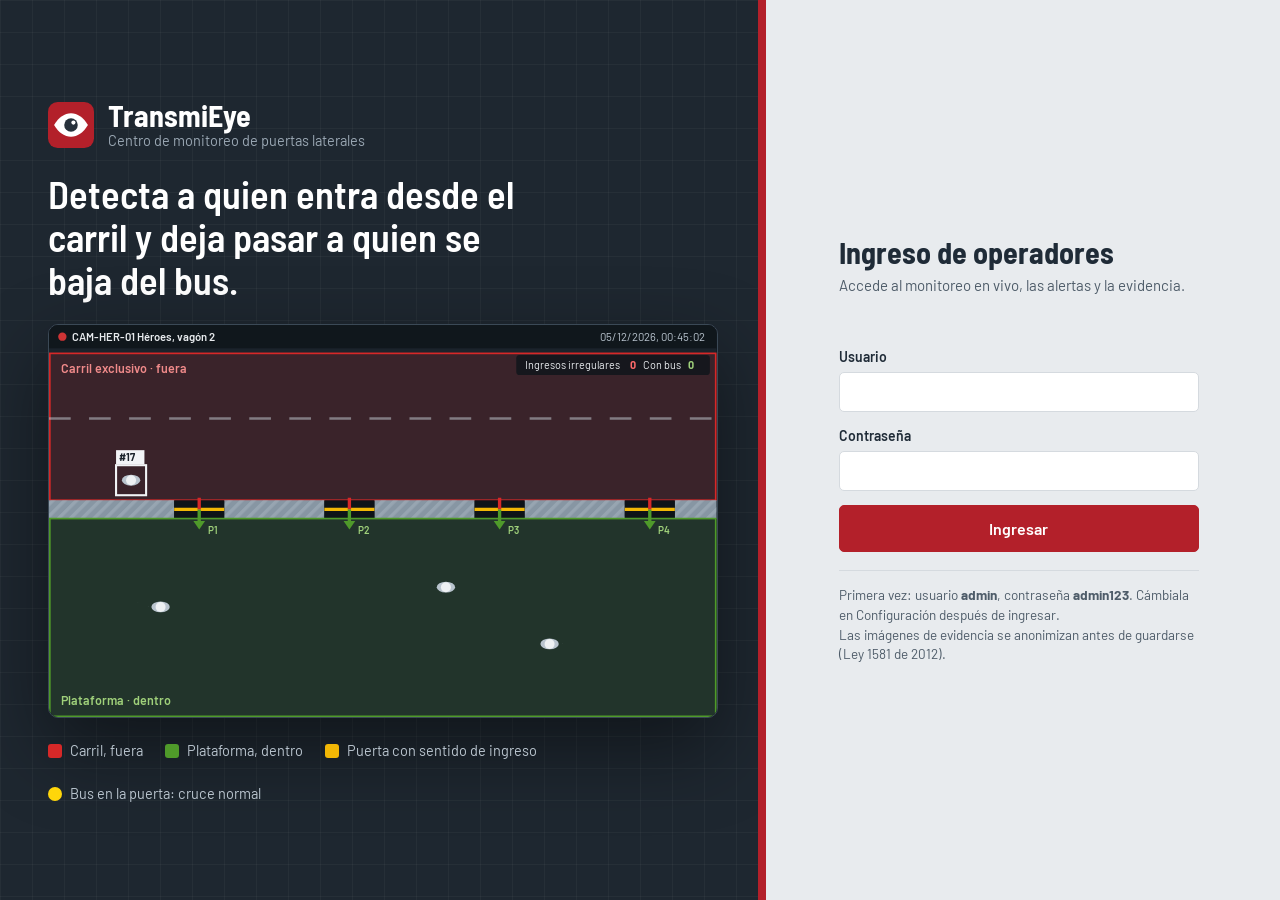
<file: frontend/index.html>
<!DOCTYPE html>
<html lang="es">
<head>
  <meta charset="UTF-8">
  <meta name="viewport" content="width=device-width, initial-scale=1">
  <title>TransmiEye · Ingreso</title>
  <link rel="stylesheet" href="css/style.css">
  <style>
    body.portada { background: #1E2730; color: #DCE3E9; min-height: 100vh; }
    .portada-grid {
      min-height: 100vh; display: grid; grid-template-columns: minmax(0, 1.45fr) minmax(340px, 1fr);
      background-image: linear-gradient(rgba(255,255,255,.035) 1px, transparent 1px), linear-gradient(90deg, rgba(255,255,255,.035) 1px, transparent 1px);
      background-size: 32px 32px;
    }
    .escena { padding: 36px 40px 32px 48px; display: flex; flex-direction: column; gap: 22px; justify-content: center; }
    .marca { display: flex; align-items: center; gap: 14px; }
    .marca strong { font-family: var(--f-cond); font-size: 30px; color: #fff; line-height: 1; display: block; }
    .marca span { color: #9AA7B3; font-size: 14.5px; }
    .monitor { background: #10161C; border: 1px solid #3B4956; border-radius: 10px; overflow: hidden; box-shadow: 0 30px 80px rgba(0,0,0,.45); max-width: 900px; }
    .monitor svg { display: block; width: 100%; height: auto; }
    .leyenda { display: flex; gap: 22px; flex-wrap: wrap; color: #B9C4CE; font-size: 14.5px; max-width: 900px; }
    .leyenda span { display: inline-flex; align-items: center; gap: 8px; }
    .leyenda i { width: 14px; height: 14px; border-radius: 3px; display: inline-block; }
    .titular { font-family: var(--f-cond); font-size: clamp(28px, 3vw, 40px); color: #fff; line-height: 1.12; max-width: 24ch; font-weight: 600; }
    .lado-form { background: var(--aluminio); color: var(--tinta); display: flex; align-items: center; justify-content: center; padding: 40px 32px; position: relative; }
    .lado-form::before { content: ""; position: absolute; left: 0; top: 0; bottom: 0; width: 8px; background: var(--rojo); }
    .lado-form form { width: min(360px, 100%); }
    .lado-form h1 { font-size: 30px; margin-bottom: 6px; }
    .lado-form .sub { color: var(--tinta-2); margin-bottom: 22px; }
    .lado-form .nota { margin-top: 18px; color: var(--tinta-2); font-size: 13.5px; border-top: 1px solid var(--linea); padding-top: 14px; }
    .btn-ingresar { width: 100%; justify-content: center; padding: 11px; font-size: 16px; background: var(--rojo); border-color: var(--rojo); color: #fff; }
    .btn-ingresar:hover { background: #9A1A23; border-color: #9A1A23; }
    @media (max-width: 980px) {
      .portada-grid { grid-template-columns: 1fr; }
      .escena { padding: 24px 18px; }
      .lado-form::before { width: auto; height: 6px; right: 0; bottom: auto; }
    }
  </style>
</head>
<body class="portada">
<div class="portada-grid">
  <section class="escena">
    <div class="marca">
      <svg width="46" height="46" viewBox="0 0 38 38" aria-hidden="true"><rect width="38" height="38" rx="8" fill="#B3202A"/>
        <path d="M5 19c4-6.5 8.7-9.7 14-9.7S29 12.5 33 19c-4 6.5-8.7 9.7-14 9.7S9 25.5 5 19z" fill="#fff"/>
        <circle cx="19" cy="19" r="5.6" fill="#26313B"/><circle cx="21" cy="17" r="1.7" fill="#fff"/></svg>
      <div><strong>TransmiEye</strong><span>Centro de monitoreo de puertas laterales</span></div>
    </div>
    <p class="titular">Detecta a quien entra desde el carril y deja pasar a quien se baja del bus.</p>

    <div class="monitor">
      <svg id="escena" viewBox="0 0 800 470" role="img" aria-label="Animación: una persona entra por una puerta lateral sin bus y el sistema la marca como evasión; luego llega un bus y sus pasajeros se cuentan como cruces normales.">
        <defs>
          <g id="persona"><ellipse rx="11" ry="6.5" fill="#B9C4CE"/><circle r="6" fill="#EEF1F3"/></g>
          <pattern id="rayas" width="10" height="10" patternUnits="userSpaceOnUse" patternTransform="rotate(45)"><rect width="4" height="10" fill="#C9D2DA" opacity=".25"/></pattern>
        </defs>
        <rect width="800" height="470" fill="#1B232B"/>
        <!-- Carril -->
        <rect x="0" y="34" width="800" height="176" fill="#D62828" opacity=".16"/>
        <rect x="1" y="34" width="798" height="176" fill="none" stroke="#D62828" stroke-width="2"/>
        <g stroke="#C9D2DA" stroke-width="3" stroke-dasharray="26 22" opacity=".5"><line x1="0" y1="112" x2="800" y2="112"/></g>
        <text x="14" y="58" fill="#F08A8A" font-family="Barlow, sans-serif" font-size="15" font-weight="600">Carril exclusivo · fuera</text>
        <!-- Pared de la estación con 4 puertas -->
        <g id="pared" fill="#8796A3">
          <rect x="0" y="210" width="150" height="22"/><rect x="210" y="210" width="120" height="22"/>
          <rect x="390" y="210" width="120" height="22"/><rect x="570" y="210" width="120" height="22"/><rect x="750" y="210" width="50" height="22"/>
        </g>
        <g fill="url(#rayas)"><rect x="0" y="210" width="150" height="22"/><rect x="210" y="210" width="120" height="22"/>
          <rect x="390" y="210" width="120" height="22"/><rect x="570" y="210" width="120" height="22"/><rect x="750" y="210" width="50" height="22"/></g>
        <g fill="#0E1318"><rect x="150" y="210" width="60" height="22"/><rect x="330" y="210" width="60" height="22"/>
          <rect x="510" y="210" width="60" height="22"/><rect x="690" y="210" width="60" height="22"/></g>
        <!-- Plataforma -->
        <rect x="0" y="232" width="800" height="238" fill="#4F9A2A" opacity=".14"/>
        <rect x="1" y="232" width="798" height="237" fill="none" stroke="#4F9A2A" stroke-width="2"/>
        <text x="14" y="455" fill="#9FD07A" font-family="Barlow, sans-serif" font-size="15" font-weight="600">Plataforma · dentro</text>
        <!-- Líneas de puerta con sentido de ingreso -->
        <g font-family="Barlow, sans-serif" font-size="12" font-weight="600">
          <g transform="translate(180 221)"><line x1="-30" x2="30" stroke="#F2B705" stroke-width="4"/><line y1="-14" y2="0" stroke="#D62828" stroke-width="4"/><path d="M0 0v16" stroke="#4F9A2A" stroke-width="4"/><path d="M-7 14h14l-7 10z" fill="#4F9A2A"/><text x="10" y="30" fill="#9FD07A">P1</text></g>
          <g transform="translate(360 221)"><line id="puerta2" x1="-30" x2="30" stroke="#F2B705" stroke-width="4">
              <animate attributeName="stroke" values="#F2B705;#FF3B3B;#F2B705" keyTimes="0;0.335;0.56" dur="14s" calcMode="discrete" repeatCount="indefinite"/>
              <animate attributeName="stroke-width" values="4;7;4" keyTimes="0;0.335;0.56" dur="14s" calcMode="discrete" repeatCount="indefinite"/></line>
            <line y1="-14" y2="0" stroke="#D62828" stroke-width="4"/><path d="M0 0v16" stroke="#4F9A2A" stroke-width="4"/><path d="M-7 14h14l-7 10z" fill="#4F9A2A"/><text x="10" y="30" fill="#9FD07A">P2</text></g>
          <g transform="translate(540 221)"><line x1="-30" x2="30" stroke="#F2B705" stroke-width="4"/><line y1="-14" y2="0" stroke="#D62828" stroke-width="4"/><path d="M0 0v16" stroke="#4F9A2A" stroke-width="4"/><path d="M-7 14h14l-7 10z" fill="#4F9A2A"/><text x="10" y="30" fill="#9FD07A">P3</text></g>
          <g transform="translate(720 221)"><line x1="-30" x2="30" stroke="#F2B705" stroke-width="4"/><line y1="-14" y2="0" stroke="#D62828" stroke-width="4"/><path d="M0 0v16" stroke="#4F9A2A" stroke-width="4"/><path d="M-7 14h14l-7 10z" fill="#4F9A2A"/><text x="10" y="30" fill="#9FD07A">P4</text></g>
        </g>

        <!-- Personas en la plataforma -->
        <g transform="translate(110 330)"><use href="#persona"/><animateMotion dur="14s" repeatCount="indefinite" path="M0 0 L60 20 L120 0 L60 -20 Z"/></g>
        <g transform="translate(620 380)"><use href="#persona"/><animateMotion dur="14s" repeatCount="indefinite" path="M0 0 L-90 10 L-40 -30 Z"/></g>
        <g transform="translate(470 300)"><use href="#persona"/><animateMotion dur="14s" repeatCount="indefinite" path="M0 0 L20 50 L-30 40 Z"/></g>

        <!-- Persona que camina por el carril y entra por la puerta 2 -->
        <g opacity="0">
          <animate attributeName="opacity" values="0;1;1;0;0" keyTimes="0;0.04;0.56;0.6;1" dur="14s" repeatCount="indefinite"/>
          <animateMotion dur="14s" repeatCount="indefinite" calcMode="linear" keyPoints="0;0;1;1" keyTimes="0;0.05;0.40;1"
                         path="M40 185 L330 190 L360 205 L360 240 L362 300"/>
          <use href="#persona"/>
          <rect x="-18" y="-18" width="36" height="36" fill="none" stroke-width="2.5" stroke="#F2F4F6">
            <animate attributeName="stroke" values="#F2F4F6;#FF3B3B;#F2F4F6" keyTimes="0;0.345;0.6" dur="14s" calcMode="discrete" repeatCount="indefinite"/>
            <animate attributeName="stroke-width" values="2.5;4.5;2.5" keyTimes="0;0.345;0.6" dur="14s" calcMode="discrete" repeatCount="indefinite"/>
          </rect>
          <g font-family="Barlow, sans-serif" font-size="12.5" font-weight="700">
            <g><animate attributeName="opacity" values="1;0;1" keyTimes="0;0.345;0.6" dur="14s" calcMode="discrete" repeatCount="indefinite"/>
              <rect x="-18" y="-36" width="34" height="17" fill="#F2F4F6"/><text x="-14" y="-23" fill="#1B232B">#17</text></g>
            <g opacity="0"><animate attributeName="opacity" values="0;1;0" keyTimes="0;0.345;0.6" dur="14s" calcMode="discrete" repeatCount="indefinite"/>
              <rect x="-18" y="-36" width="96" height="17" fill="#FF3B3B"/><text x="-14" y="-23" fill="#fff">#17 evasión</text></g>
          </g>
        </g>

        <!-- Bus que llega, se detiene en las puertas 2 y 3 y se va -->
        <g transform="translate(-460 0)">
          <animateTransform attributeName="transform" type="translate" values="-460 0;-460 0;250 0;250 0;900 0"
                            keyTimes="0;0.56;0.66;0.86;1" calcMode="spline" keySplines="0 0 1 1;0.2 0 0.2 1;0 0 1 1;0.6 0 1 1" dur="14s" repeatCount="indefinite"/>
          <rect x="0" y="126" width="380" height="74" rx="12" fill="#B3202A"/>
          <rect x="190" y="126" width="6" height="74" fill="#7E1018"/>
          <g fill="#F3D2D4" opacity=".85"><rect x="18" y="138" width="44" height="18" rx="3"/><rect x="72" y="138" width="44" height="18" rx="3"/><rect x="126" y="138" width="44" height="18" rx="3"/>
            <rect x="214" y="138" width="44" height="18" rx="3"/><rect x="268" y="138" width="44" height="18" rx="3"/><rect x="322" y="138" width="44" height="18" rx="3"/></g>
          <rect x="-3" y="122" width="386" height="82" rx="14" fill="none" stroke="#FFD60A" stroke-width="2.5"/>
          <rect x="300" y="104" width="86" height="17" fill="#FFD60A"/><text x="305" y="117" font-family="Barlow, sans-serif" font-size="12.5" font-weight="700" fill="#1B232B">bus 0.94</text>
        </g>

        <!-- Pasajeros que bajan del bus: cruces normales -->
        <g opacity="0">
          <animate attributeName="opacity" values="0;0;1;1;0;0" keyTimes="0;0.66;0.67;0.84;0.87;1" dur="14s" repeatCount="indefinite"/>
          <g transform="translate(380 180)"><animateMotion dur="14s" repeatCount="indefinite" keyPoints="0;0;1;1" keyTimes="0;0.68;0.8;1" calcMode="linear" path="M0 0 L-20 130"/>
            <use href="#persona"/><rect x="-18" y="-18" width="36" height="36" fill="none" stroke="#7BC043" stroke-width="2.5"/><rect x="-18" y="-36" width="64" height="17" fill="#7BC043"/><text x="-14" y="-23" font-family="Barlow, sans-serif" font-size="12.5" font-weight="700" fill="#10161C">con bus</text></g>
          <g transform="translate(540 182)"><animateMotion dur="14s" repeatCount="indefinite" keyPoints="0;0;1;1" keyTimes="0;0.7;0.82;1" calcMode="linear" path="M0 0 L25 150"/>
            <use href="#persona"/><rect x="-18" y="-18" width="36" height="36" fill="none" stroke="#7BC043" stroke-width="2.5"/><rect x="-18" y="-36" width="64" height="17" fill="#7BC043"/><text x="-14" y="-23" font-family="Barlow, sans-serif" font-size="12.5" font-weight="700" fill="#10161C">con bus</text></g>
        </g>

        <!-- Barra de la cámara y contadores -->
        <rect width="800" height="28" fill="#10161C" opacity=".92"/>
        <circle cx="16" cy="14" r="5" fill="#FF3B3B"><animate attributeName="opacity" values="1;.25;1" dur="1.6s" repeatCount="indefinite"/></circle>
        <text x="28" y="19" fill="#E8EBEE" font-family="Barlow, sans-serif" font-size="13.5" font-weight="600">CAM-HER-01  Héroes, vagón 2</text>
        <text id="reloj" x="786" y="19" text-anchor="end" fill="#B9C4CE" font-family="Barlow, sans-serif" font-size="13.5"></text>
        <g font-family="Barlow, sans-serif" font-size="13" fill="#E8EBEE">
          <rect x="560" y="36" width="232" height="24" rx="4" fill="#10161C" opacity=".85"/>
          <text x="570" y="53">Ingresos irregulares</text>
          <text x="696" y="53" font-weight="700" fill="#FF6B6B">0<animate attributeName="opacity" values="1;0;1" keyTimes="0;0.345;0.99" dur="14s" calcMode="discrete" repeatCount="indefinite"/></text>
          <text x="696" y="53" font-weight="700" fill="#FF6B6B" opacity="0">1<animate attributeName="opacity" values="0;1;0" keyTimes="0;0.345;0.99" dur="14s" calcMode="discrete" repeatCount="indefinite"/></text>
          <text x="712" y="53">Con bus</text>
          <text x="766" y="53" font-weight="700" fill="#9FD07A">0<animate attributeName="opacity" values="1;0;1" keyTimes="0;0.79;0.99" dur="14s" calcMode="discrete" repeatCount="indefinite"/></text>
          <text x="766" y="53" font-weight="700" fill="#9FD07A" opacity="0">2<animate attributeName="opacity" values="0;1;0" keyTimes="0;0.79;0.99" dur="14s" calcMode="discrete" repeatCount="indefinite"/></text>
        </g>
        <!-- Alerta -->
        <g opacity="0" font-family="Barlow, sans-serif">
          <animate attributeName="opacity" values="0;0;1;1;0;0" keyTimes="0;0.34;0.36;0.56;0.58;1" dur="14s" repeatCount="indefinite"/>
          <rect x="470" y="262" width="310" height="62" rx="6" fill="#B3202A"/>
          <text x="486" y="287" fill="#fff" font-size="16" font-weight="700">Ingreso por puerta lateral</text>
          <text x="486" y="309" fill="#F8D9DB" font-size="13.5">Puerta 2 sin bus · alerta crítica enviada</text>
        </g>
      </svg>
    </div>
    <div class="leyenda" aria-hidden="true">
      <span><i style="background:#D62828"></i>Carril, fuera</span>
      <span><i style="background:#4F9A2A"></i>Plataforma, dentro</span>
      <span><i style="background:#F2B705"></i>Puerta con sentido de ingreso</span>
      <span><i style="background:#FFD60A;border-radius:50%"></i>Bus en la puerta: cruce normal</span>
    </div>
  </section>

  <section class="lado-form">
    <form id="form" novalidate>
      <h1>Ingreso de operadores</h1>
      <p class="sub">Accede al monitoreo en vivo, las alertas y la evidencia.</p>
      <div class="error" id="error" role="alert"></div>
      <div class="campo"><label for="usuario">Usuario</label><input id="usuario" type="text" autocomplete="username" required></div>
      <div class="campo"><label for="pass">Contraseña</label><input id="pass" type="password" autocomplete="current-password" required></div>
      <button class="btn btn-ingresar" type="submit">Ingresar</button>
      <p class="nota">Primera vez: usuario <b>admin</b>, contraseña <b>admin123</b>. Cámbiala en Configuración después de ingresar.<br>
        Las imágenes de evidencia se anonimizan antes de guardarse (Ley 1581 de 2012).</p>
    </form>
  </section>
</div>
<script>
  // Reloj de la "cámara"
  const reloj = document.getElementById('reloj');
  const tic = () => { reloj.textContent = new Date().toLocaleString('es-CO', { day: '2-digit', month: '2-digit', year: 'numeric', hour: '2-digit', minute: '2-digit', second: '2-digit', hour12: false }); };
  tic(); setInterval(tic, 1000);
  // Movimiento reducido: congelar la escena en el momento de la detección
  if (matchMedia('(prefers-reduced-motion: reduce)').matches) {
    const svg = document.getElementById('escena'); svg.pauseAnimations(); svg.setCurrentTime(5.2);
  }

  const motivo = new URLSearchParams(location.search).get('motivo');
  if (motivo) document.getElementById('error').textContent = motivo;
  if (localStorage.getItem('te_token') && !motivo) location.href = 'panel.html';
  document.getElementById('form').addEventListener('submit', async (e) => {
    e.preventDefault();
    const err = document.getElementById('error'); err.textContent = '';
    const usuario = document.getElementById('usuario').value.trim(), password = document.getElementById('pass').value;
    if (!usuario || !password) { err.textContent = 'Escribe tu usuario y contraseña.'; return; }
    const b = e.submitter; b.disabled = true; b.textContent = 'Ingresando…';
    try {
      const r = await fetch('/api/auth/login', { method: 'POST', headers: { 'Content-Type': 'application/json' }, body: JSON.stringify({ usuario, password }) });
      const d = await r.json();
      if (!r.ok) { err.textContent = d.detail || 'No se pudo ingresar.'; return; }
      localStorage.setItem('te_token', d.token);
      localStorage.setItem('te_usuario', JSON.stringify(d.usuario));
      sessionStorage.setItem('te_pass_defecto', d.password_por_defecto ? '1' : '');
      location.href = 'panel.html';
    } catch (ex) { err.textContent = 'No hay conexión con el servidor. Verifica que run.py esté en ejecución.'; }
    finally { b.disabled = false; b.textContent = 'Ingresar'; }
  });
</script>
</body>
</html>
</file>
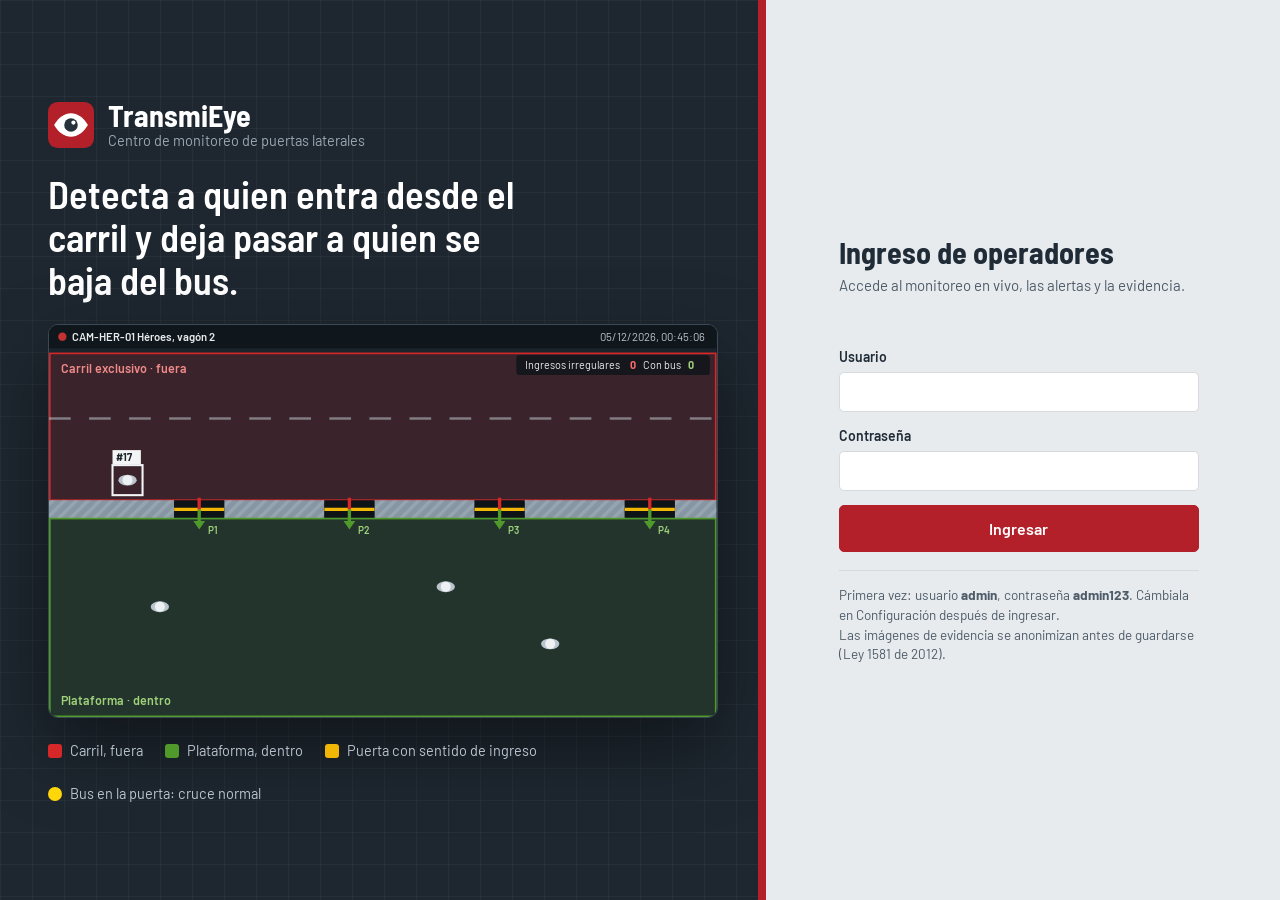
<file: frontend/alertas.html>
<!DOCTYPE html>
<html lang="es">
<head>
  <meta charset="UTF-8">
  <meta name="viewport" content="width=device-width, initial-scale=1">
  <title>TransmiEye · Alertas</title>
  <link rel="stylesheet" href="css/style.css">
</head>
<body>
<main>
  <div class="cabecera">
    <div><h1>Alertas</h1><p>Se actualizan al instante. Abre la evidencia, revisa el clip y marca la alerta como atendida o descártala si es un falso positivo.</p></div>
  </div>
  <div class="indicadores">
    <div class="indicador critico"><div class="valor" id="n-criticas">–</div><div class="nombre">Críticas sin atender</div><div class="nota">Ingresos por puerta lateral</div></div>
    <div class="indicador"><div class="valor" id="n-medias">–</div><div class="nombre">Medias sin atender</div><div class="nota">Personas en el carril o saliendo</div></div>
    <div class="indicador"><div class="valor" id="n-bajas">–</div><div class="nombre">Bajas sin atender</div><div class="nota">Aglomeraciones</div></div>
    <div class="indicador"><div class="valor" id="n-atendidas">–</div><div class="nombre">Cerradas hoy</div></div>
  </div>
  <div class="filtros">
    <div class="segmentos" id="filtro">
      <button type="button" data-f="activas" class="on">Sin atender</button><button type="button" data-f="atendida">Atendidas</button>
      <button type="button" data-f="descartada">Descartadas</button><button type="button" data-f="todas">Todas</button>
    </div>
  </div>
  <section class="bloque sin-relleno" id="lista"></section>
</main>
<script src="js/common.js"></script>
<script>
if (TE.montar('alertas.html')) {
  const $ = (id) => document.getElementById(id);
  let filtro = 'activas';
  const ESTADO = { enviada: '', atendida: '<span class="etq verde">Atendida</span>', descartada: '<span class="etq gris">Descartada</span>' };

  async function cargar() {
    try {
      const d = await TE.get(`/api/alertas?estado=${filtro}&limite=200`);
      $('n-criticas').textContent = d.activas.critica || 0;
      $('n-medias').textContent = d.activas.media || 0;
      $('n-bajas').textContent = d.activas.baja || 0;
      $('n-atendidas').textContent = d.atendidas_hoy;
      const sup = TE.puede('supervisor');
      $('lista').innerHTML = d.items.length ? d.items.map(a => {
        const e = a.evento;
        return `<div class="alerta ${a.nivel} ${a.estado !== 'enviada' ? 'cerrada' : ''}">
          ${e.tiene_imagen ? `<img src="${TE.conToken(`/api/eventos/${e.id}/imagen`)}" alt="Evidencia" data-ev="${e.id}" loading="lazy">` : '<div></div>'}
          <div>
            <div class="que">${TE.esc(e.tipo_nombre)} ${TE.etiquetaNivel(a.nivel)} ${ESTADO[a.estado]}</div>
            <div class="donde">${TE.esc(e.estacion)} · ${TE.esc(e.camara)} · ${TE.hace(a.timestamp)} (${TE.hora(a.timestamp)}) · confianza ${TE.pct(e.confianza)}</div>
            <div class="donde">${TE.esc(e.detalle || '')}${a.receptor ? ` · cerrada por ${TE.esc(a.receptor)} a las ${TE.hora(a.fecha_atencion)}` : ''}</div>
          </div>
          <div class="acciones">
            <button class="btn chico" data-ev="${e.id}">Ver evidencia</button>
            ${sup && a.estado === 'enviada' ? `<button class="btn chico" data-a="descartar" data-id="${a.id}">Descartar</button>
              <button class="btn chico primario" data-a="atender" data-id="${a.id}">Atender</button>` : ''}
          </div></div>`;
      }).join('') : `<div class="vacio"><strong>${filtro === 'activas' ? 'No hay alertas pendientes' : 'Sin alertas en este filtro'}</strong>
        ${filtro === 'activas' ? 'Las nuevas alertas aparecerán aquí con un aviso sonoro.' : ''}</div>`;
    } catch (e) { TE.error(e); }
  }
  $('filtro').onclick = (e) => {
    if (!e.target.dataset.f) return;
    filtro = e.target.dataset.f;
    $('filtro').querySelectorAll('button').forEach(b => b.classList.toggle('on', b === e.target));
    cargar();
  };
  $('lista').addEventListener('click', async (e) => {
    const t = e.target;
    if (t.dataset.ev) return TE.verEvento(+t.dataset.ev, cargar);
    if (t.dataset.a) {
      t.disabled = true;
      try { await TE.api('POST', `/api/alertas/${t.dataset.id}/${t.dataset.a}`); TE.toast(t.dataset.a === 'atender' ? 'Alerta atendida.' : 'Alerta descartada.'); }
      catch (err) { TE.error(err); }
      cargar();
    }
  });
  cargar();
  ['te:evento', 'te:revision', 'te:alerta_cerrada'].forEach(ev => document.addEventListener(ev, cargar));
  setInterval(cargar, 30000);
}
</script>
</body>
</html>
</file>
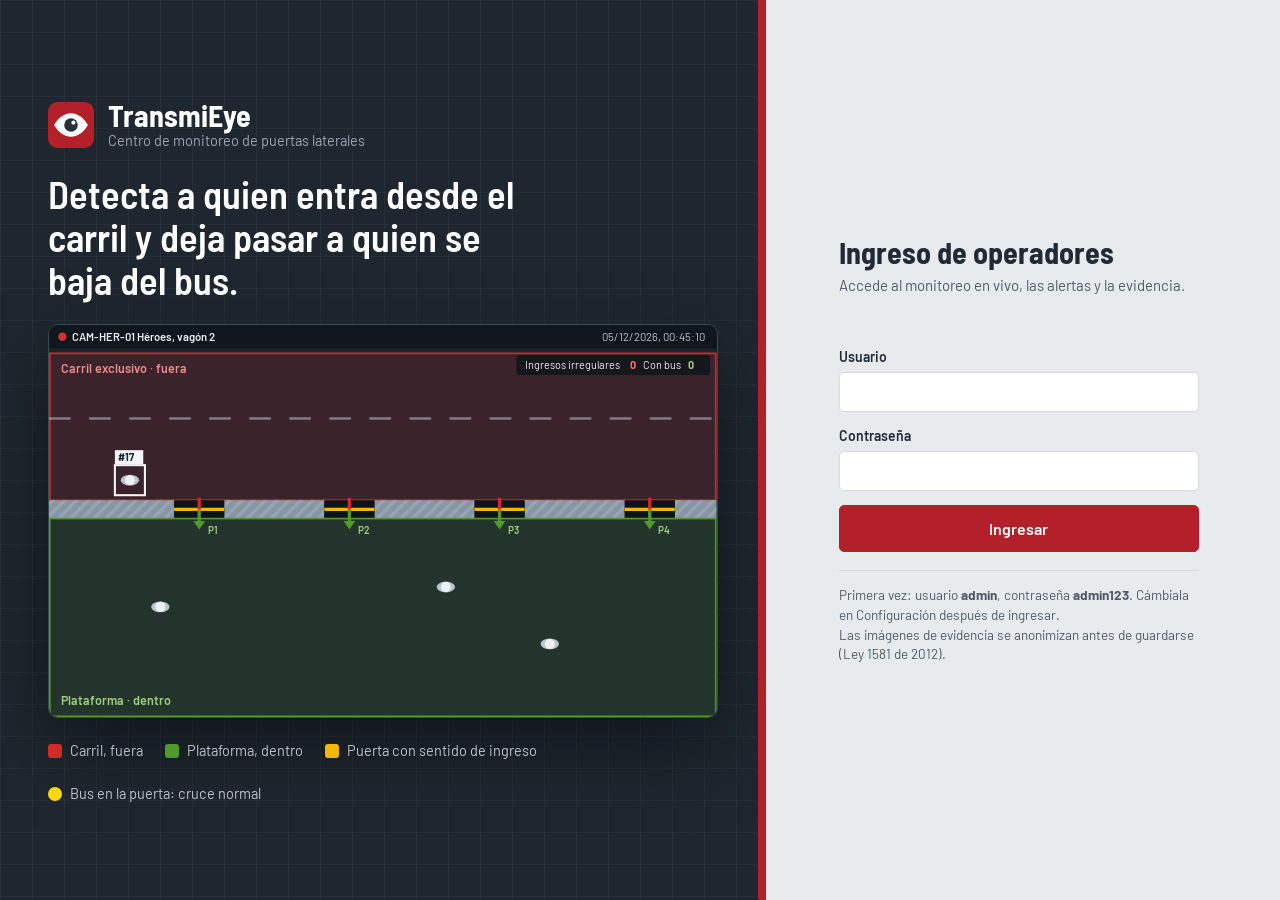
<file: frontend/camaras.html>
<!DOCTYPE html>
<html lang="es">
<head>
  <meta charset="UTF-8">
  <meta name="viewport" content="width=device-width, initial-scale=1">
  <title>TransmiEye · Cámaras</title>
  <link rel="stylesheet" href="css/style.css">
</head>
<body>
<main>
  <div class="cabecera">
    <div><h1>Cámaras</h1><p>Video procesado en vivo. Rojo es el carril, verde la plataforma y azul la bahía del bus. Las flechas sobre las puertas marcan el sentido que cuenta como ingreso, y el punto bajo cada persona indica dónde están sus pies.</p></div>
    <div class="acciones"><button class="btn primario" id="btn-nueva" data-rol="admin">Agregar cámara</button></div>
  </div>
  <div class="mosaico" id="mosaico"></div>
</main>
<script src="js/common.js"></script>
<script>
if (TE.montar('camaras.html')) {
  const $ = (id) => document.getElementById(id);
  let camaras = [], estaciones = [];
  const ESTADOS = { en_linea: 'En línea', conectando: 'Conectando', reconectando: 'Reconectando', iniciando: 'Iniciando', detenida: 'Detenida' };

  // ── Mosaico ────────────────────────────────────────────────────
  function tarjeta(c) {
    return `<article class="camara" id="cam-${c.id}">
      <div class="video"><img data-cam="${c.id}" alt="Video procesado de ${TE.esc(c.codigo)}" title="Ampliar"></div>
      <div class="datos">
        <div class="titulo"><strong>${TE.esc(c.codigo)}</strong><span class="estado-cam" data-estado></span></div>
        <div class="meta">${TE.esc(c.estacion)}${c.ubicacion ? ' · ' + TE.esc(c.ubicacion) : ''} · vista desde ${c.vista === 'exterior' ? 'el carril' : 'la plataforma'}</div>
        <div class="lecturas" data-lecturas></div>
        <div data-aviso></div>
        <div class="botones">
          <button class="btn chico" data-acc="ampliar">Ampliar</button>
          <button class="btn chico" data-acc="zonas" ${TE.puede('admin') ? '' : 'hidden'}>Zonas y puertas</button>
          <button class="btn chico" data-acc="editar" ${TE.puede('admin') ? '' : 'hidden'}>Editar</button>
          <button class="btn chico" data-acc="alternar" ${TE.puede('supervisor') ? '' : 'hidden'}>${c.activa ? 'Detener' : 'Iniciar'}</button>
        </div>
      </div></article>`;
  }

  function actualizarDatos() {
    camaras.forEach(c => {
      const el = $('cam-' + c.id); if (!el) return;
      const r = c.runtime || {}, a = r.analisis || {};
      const est = el.querySelector('[data-estado]');
      est.className = 'estado-cam ' + (r.estado || 'detenida');
      est.innerHTML = `<i></i>${ESTADOS[r.estado] || 'Detenida'}`;
      el.querySelector('[data-lecturas]').innerHTML = r.estado === 'en_linea' ? `
        <span><b>${r.fps}</b> FPS</span><span><b>${Math.round(r.latencia_ms)}</b> ms</span>
        <span><b>${a.personas ?? 0}</b> personas</span><span><b>${a.en_exterior ?? 0}</b> en carril</span>
        <span><b>${a.en_interior ?? 0}</b> en plataforma</span><span>${a.bus_presente ? '<b>Bus en la puerta</b>' : 'Sin bus'}</span>
        ${a.contadores ? `<span style="flex-basis:100%">Desde que inició: <b style="color:var(--rojo)">${a.contadores.ingresos}</b> ingresos irregulares,
          <b>${a.contadores.salidas}</b> salidas, <b>${a.contadores.con_bus}</b> cruces con bus</span>` : ''}` : '';
      let aviso = '';
      if (r.error && r.estado !== 'en_linea') aviso = `No se pudo conectar: ${TE.esc(r.error)}`;
      else if (r.estado === 'en_linea' && !a.zonas) aviso = 'Solo detecta personas: dibuja las zonas de carril y plataforma o una línea de puerta para activar las alertas.';
      else if (r.motor && r.motor.startsWith('Movimiento')) aviso = 'Usando detección por movimiento (YOLO no disponible). Revisa los registros en Configuración.';
      el.querySelector('[data-aviso]').innerHTML = aviso ? `<div class="aviso-cam">${aviso}</div>` : '';
    });
  }

  async function cargar() {
    try {
      const nuevas = await TE.get('/api/camaras');
      const cambio = nuevas.map(c => c.id + c.codigo + c.activa + c.estacion + c.vista).join() !== camaras.map(c => c.id + c.codigo + c.activa + c.estacion + c.vista).join();
      camaras = nuevas;
      if (cambio) {
        $('mosaico').innerHTML = camaras.length ? camaras.map(tarjeta).join('') : `
          <div class="bloque vacio" style="grid-column:1/-1"><strong>No hay cámaras registradas</strong>
          Agrega una webcam (índice 0), una cámara IP con su URL RTSP o un video de prueba de la carpeta videos/.</div>`;
      }
      actualizarDatos();
    } catch (e) { TE.error(e); }
  }

  function refrescarCuadros() {
    document.querySelectorAll('img[data-cam]').forEach(img => {
      if (img.dataset.cargando) return;
      img.dataset.cargando = 1;
      const n = new Image();
      n.onload = () => { img.src = n.src; delete img.dataset.cargando; };
      n.onerror = () => { delete img.dataset.cargando; };
      n.src = TE.conToken(`/api/camaras/${img.dataset.cam}/frame.jpg?t=${Date.now()}`);
    });
  }

  $('mosaico').addEventListener('click', async (e) => {
    const art = e.target.closest('.camara'); if (!art) return;
    const c = camaras.find(x => 'cam-' + x.id === art.id);
    const acc = e.target.dataset.acc || (e.target.tagName === 'IMG' ? 'ampliar' : null);
    if (acc === 'ampliar') ampliar(c);
    if (acc === 'zonas') editorZonas(c);
    if (acc === 'editar') formulario(c);
    if (acc === 'alternar') {
      e.target.disabled = true;
      try { await TE.api('POST', `/api/camaras/${c.id}/${c.activa ? 'detener' : 'iniciar'}`); TE.toast(c.activa ? `${c.codigo} detenida.` : `${c.codigo} iniciada.`); }
      catch (err) { TE.error(err); }
      camaras = []; cargar();
    }
  });

  // ── Vista ampliada (MJPEG) ─────────────────────────────────────
  function ampliar(c) {
    let timer;
    const m = TE.modal(`${c.codigo} · ${c.estacion}`, `
      <div class="visor"><img id="stream" src="${TE.conToken(`/api/camaras/${c.id}/stream`)}" alt="Video en vivo de ${TE.esc(c.codigo)}"></div>
      <div class="lecturas" id="lect-amp" style="display:flex;gap:18px;flex-wrap:wrap;margin-top:12px;color:var(--tinta-2)"></div>`,
      { ancho: true, alCerrar: () => { clearInterval(timer); m.$('#stream').src = ''; } });
    const lect = async () => {
      try {
        const d = await TE.get(`/api/camaras/${c.id}`), r = d.runtime, a = r.analisis || {};
        m.$('#lect-amp').innerHTML = `<span>${TE.esc(r.motor || '')}</span><span>${r.resolucion || ''}</span>
          <span><b>${r.fps}</b> FPS</span><span><b>${Math.round(r.latencia_ms)}</b> ms por cuadro</span>
          <span><b>${a.personas ?? 0}</b> personas</span><span><b>${r.eventos_sesion}</b> eventos desde que inició</span>`;
      } catch (e) {}
    };
    lect(); timer = setInterval(lect, 1500);
  }

  // ── Alta / edición ─────────────────────────────────────────────
  async function formulario(c) {
    try { estaciones = await TE.get('/api/estaciones'); } catch (e) { return TE.error(e); }
    let videos = [];
    try { videos = await TE.get('/api/videos'); } catch (e) {}
    const f = c ? c.fuente : '0';
    const tipo = /^\d+$/.test(f) ? 'usb' : f.includes('://') ? 'ip' : 'archivo';
    const m = TE.modal(c ? `Editar ${c.codigo}` : 'Agregar cámara', `
      <div class="fila-campos">
        <div class="campo"><label for="f-codigo">Código</label><input id="f-codigo" type="text" value="${TE.esc(c?.codigo || '')}" placeholder="CAM-HER-01"></div>
        <div class="campo"><label for="f-est">Estación</label><select id="f-est">${estaciones.map(e => `<option value="${e.id}" ${c?.estacion_id === e.id ? 'selected' : ''}>${TE.esc(e.nombre)}</option>`).join('')}</select></div>
      </div>
      <div class="campo"><label>Origen del video</label>
        <div class="segmentos" id="f-tipo">
          <button type="button" data-t="usb">Cámara USB</button><button type="button" data-t="ip">Cámara IP</button><button type="button" data-t="archivo">Archivo de video</button>
        </div></div>
      <div class="campo" data-panel="usb"><label for="f-usb">Número de cámara</label><input id="f-usb" type="number" min="0" max="20" value="${tipo === 'usb' ? f : 0}">
        <span class="ayuda">0 es la primera cámara conectada al equipo, 1 la segunda, etc.</span></div>
      <div class="campo" data-panel="ip"><label for="f-url">URL del stream</label><input id="f-url" type="text" value="${tipo === 'ip' ? TE.esc(f) : ''}" placeholder="rtsp://usuario:clave@192.168.1.64:554/Streaming/Channels/101">
        <span class="ayuda">RTSP de cámaras Hikvision, Dahua, etc., o una URL http de MJPEG (por ejemplo la app IP Webcam en un celular: http://IP:8080/video).</span></div>
      <div class="campo" data-panel="archivo"><label for="f-video">Video</label>
        <select id="f-video">${videos.map(v => `<option value="videos/${TE.esc(v.nombre)}" ${f === 'videos/' + v.nombre ? 'selected' : ''}>${TE.esc(v.nombre)} (${v.mb} MB)</option>`).join('') || '<option value="">No hay videos en la carpeta videos/</option>'}</select>
        <span class="ayuda">Se reproduce en bucle a velocidad real, como una cámara en vivo.</span>
        <label class="btn chico" style="align-self:flex-start;margin-top:4px">Subir un video<input id="f-subir" type="file" accept="video/*" hidden></label></div>
      <div class="fila-campos">
        <div class="campo"><label for="f-ubic">Ubicación en la estación</label><input id="f-ubic" type="text" value="${TE.esc(c?.ubicacion || '')}" placeholder="Vagón 2, puertas 3 y 4"></div>
        <div class="campo"><label for="f-vista">La cámara mira desde</label><select id="f-vista">
          <option value="interior" ${c?.vista !== 'exterior' ? 'selected' : ''}>La plataforma (dentro)</option>
          <option value="exterior" ${c?.vista === 'exterior' ? 'selected' : ''}>El carril o andén opuesto (fuera)</option></select></div>
      </div>
      <label style="display:flex;gap:10px;align-items:center"><span class="interruptor"><input id="f-activa" type="checkbox" ${!c || c.activa ? 'checked' : ''}><span></span></span> Procesar esta cámara</label>
      <div id="f-prueba" style="margin-top:14px"></div>`, {
      pie: `${c ? '<button class="btn peligro" id="f-borrar" style="margin-right:auto">Eliminar</button>' : ''}
            <button class="btn" id="f-probar">Probar conexión</button><button class="btn primario" id="f-guardar">${c ? 'Guardar cambios' : 'Agregar cámara'}</button>`,
    });
    let tipoSel = tipo;
    const mostrarTipo = (t) => {
      tipoSel = t;
      m.el.querySelectorAll('#f-tipo button').forEach(b => b.classList.toggle('on', b.dataset.t === t));
      m.el.querySelectorAll('[data-panel]').forEach(p => p.classList.toggle('oculto', p.dataset.panel !== t));
    };
    mostrarTipo(tipo);
    m.$('#f-tipo').onclick = (e) => e.target.dataset.t && mostrarTipo(e.target.dataset.t);
    const fuente = () => tipoSel === 'usb' ? String(m.$('#f-usb').value || 0) : tipoSel === 'ip' ? m.$('#f-url').value.trim() : m.$('#f-video').value;

    m.$('#f-subir').onchange = async (e) => {
      const archivo = e.target.files[0]; if (!archivo) return;
      const fd = new FormData(); fd.append('archivo', archivo);
      m.$('#f-prueba').innerHTML = `<div class="banda azul">Subiendo ${TE.esc(archivo.name)}…</div>`;
      try {
        const r = await TE.api('POST', '/api/videos', fd);
        m.$('#f-video').insertAdjacentHTML('afterbegin', `<option value="${TE.esc(r.fuente)}" selected>${TE.esc(r.nombre)}</option>`);
        m.$('#f-video').value = r.fuente;
        m.$('#f-prueba').innerHTML = `<div class="banda azul">Video subido: ${TE.esc(r.nombre)}</div>`;
      } catch (err) { m.$('#f-prueba').innerHTML = `<div class="banda rojo">${TE.esc(err.message)}</div>`; }
    };
    m.$('#f-probar').onclick = async () => {
      m.$('#f-prueba').innerHTML = '<div class="banda azul">Probando conexión…</div>';
      try {
        const r = await TE.api('POST', '/api/camaras/probar-fuente', { fuente: fuente() });
        m.$('#f-prueba').innerHTML = r.ok ? `<div class="banda azul">Conexión correcta: ${r.resolucion}, ${r.fps} FPS (${r.tipo}).</div>`
          : `<div class="banda rojo">${TE.esc(r.error)}</div>`;
      } catch (err) { m.$('#f-prueba').innerHTML = `<div class="banda rojo">${TE.esc(err.message)}</div>`; }
    };
    m.$('#f-guardar').onclick = async () => {
      const datos = { codigo_camara: m.$('#f-codigo').value.trim(), estacion_id: +m.$('#f-est').value, fuente: fuente(),
                      ubicacion: m.$('#f-ubic').value.trim(), vista: m.$('#f-vista').value, activa: m.$('#f-activa').checked };
      if (!datos.codigo_camara) return TE.toast('Escribe un código para la cámara.', 'critica');
      if (!datos.fuente) return TE.toast('Indica el origen del video.', 'critica');
      m.$('#f-guardar').disabled = true;
      try {
        const r = c ? await TE.api('PUT', `/api/camaras/${c.id}`, datos) : await TE.api('POST', '/api/camaras', datos);
        m.cerrar(); camaras = []; await cargar();
        TE.toast(c ? 'Cambios guardados.' : 'Cámara agregada. Ahora dibuja sus zonas.');
        if (!c) { const nueva = camaras.find(x => x.id === r.id); if (nueva) editorZonas(nueva); }
      } catch (err) { TE.error(err); m.$('#f-guardar').disabled = false; }
    };
    m.$('#f-borrar')?.addEventListener('click', async () => {
      if (!confirm(`¿Eliminar la cámara ${c.codigo}? Esta acción no se puede deshacer.`)) return;
      try { await TE.api('DELETE', `/api/camaras/${c.id}`); m.cerrar(); camaras = []; cargar(); TE.toast('Cámara eliminada.'); }
      catch (err) { TE.error(err); }
    });
  }
  $('btn-nueva').onclick = () => formulario(null);

  // ── Editor de zonas y líneas de puerta ─────────────────────────
  const ZONAS = {
    exterior: { nombre: 'Carril (fuera)', color: '#D62828', ayuda: 'La vía frente a las puertas, por donde pasa el bus. Debe llegar hasta el borde de la puerta.' },
    interior: { nombre: 'Plataforma (dentro)', color: '#4F9A2A', ayuda: 'El piso de la estación justo detrás de las puertas.' },
    bahia: { nombre: 'Bahía del bus (opcional)', color: '#1E73BE', ayuda: 'Donde queda el bus detenido. Si la omites, se usa el carril.' },
    puertas: { nombre: 'Línea de puerta', color: '#F2B705', ayuda: 'Dos clics sobre el umbral de cada puerta. La flecha marca el sentido que cuenta como ingreso. Detecta incluso cruces muy rápidos.' },
  };

  function editorZonas(c) {
    const roi = JSON.parse(JSON.stringify(c.roi || {}));
    Object.keys(ZONAS).forEach(k => roi[k] = roi[k] || []);
    let tipo = 'exterior', puntos = [], img = new Image(), sucio = false;
    const m = TE.modal(`Zonas y puertas de ${c.codigo}`, `
      <div class="editor">
        <div>
          <div class="lienzo-envoltura"><canvas id="lienzo" width="960" height="540" aria-label="Imagen de la cámara para dibujar zonas"></canvas></div>
          <p style="margin-top:10px;color:var(--tinta-2);font-size:14px" id="z-instruccion"></p>
        </div>
        <div class="herramientas">
          ${Object.entries(ZONAS).map(([k, z]) => `<div class="zona-opcion" data-z="${k}" tabindex="0" role="button">
            <span class="muestra" style="background:${z.color}"></span><div><b>${z.nombre}</b> <span data-n="${k}"></span><small>${z.ayuda}</small></div></div>`).join('')}
          <div id="z-puertas"></div>
          <div class="acciones" style="margin-top:12px">
            <button class="btn chico" id="z-deshacer">Quitar último</button>
            <button class="btn chico" id="z-borrar-tipo">Borrar este tipo</button>
            <button class="btn chico" id="z-recargar">Nueva imagen</button>
          </div>
          <div class="banda azul" style="margin-top:14px;font-size:13px">Se cuenta un ingreso cuando los pies de una persona pasan del rojo al verde, o cruzan una línea de puerta en el sentido de la flecha, sin un bus en la puerta. Lo más preciso es usar las dos cosas: zonas y una línea por puerta.</div>
        </div>
      </div>`, {
      ancho: true,
      pie: '<button class="btn" id="z-cancelar">Cancelar</button><button class="btn primario" id="z-guardar">Guardar</button>',
      alCerrar: () => document.removeEventListener('keydown', tecla, true),
    });
    const cv = m.$('#lienzo'), ctx = cv.getContext('2d');
    const px = ([x, y]) => [x * cv.width, y * cv.height];
    const escala = () => cv.width / 960;

    // Producto cruz en píxeles: > 0 significa lado de la plataforma (derecha del trazo a→b en pantalla)
    function lado(pu, q) {
      const [ax, ay] = px(pu.a), [bx, by] = px(pu.b), [qx, qy] = px(q);
      return (bx - ax) * (qy - ay) - (by - ay) * (qx - ax);
    }
    const centroide = (polis) => { const pts = polis.flat(); return [pts.reduce((s, p) => s + p[0], 0) / pts.length, pts.reduce((s, p) => s + p[1], 0) / pts.length]; };
    function orientar(pu) {
      const medio = [(pu.a[0] + pu.b[0]) / 2, (pu.a[1] + pu.b[1]) / 2];
      let invertir;
      if (roi.interior.length) invertir = lado(pu, centroide(roi.interior)) < 0;
      else if (roi.exterior.length) invertir = lado(pu, centroide(roi.exterior)) > 0;
      else invertir = lado(pu, [medio[0], medio[1] + 0.1]) < 0;    // por defecto hacia abajo
      if (invertir) [pu.a, pu.b] = [pu.b, pu.a];
      return pu;
    }

    function flecha(pu, i) {
      const [ax, ay] = px(pu.a), [bx, by] = px(pu.b), k = escala();
      const largo = Math.hypot(bx - ax, by - ay), nx = -(by - ay) / largo, ny = (bx - ax) / largo;
      const cx = (ax + bx) / 2, cy = (ay + by) / 2, L = Math.min(Math.max(largo * 0.35, 30 * k), 90 * k);
      ctx.lineCap = 'round';
      ctx.lineWidth = 9 * k; ctx.strokeStyle = 'rgba(0,0,0,.6)'; ctx.beginPath(); ctx.moveTo(ax, ay); ctx.lineTo(bx, by); ctx.stroke();
      ctx.lineWidth = 5 * k; ctx.strokeStyle = ZONAS.puertas.color; ctx.stroke();
      ctx.lineWidth = 5 * k; ctx.strokeStyle = '#D62828'; ctx.beginPath(); ctx.moveTo(cx - nx * L * 0.7, cy - ny * L * 0.7); ctx.lineTo(cx, cy); ctx.stroke();
      const hx = cx + nx * L, hy = cy + ny * L;
      ctx.strokeStyle = '#4F9A2A'; ctx.beginPath(); ctx.moveTo(cx, cy); ctx.lineTo(hx, hy); ctx.stroke();
      const ang = Math.atan2(ny, nx), t = 16 * k;
      ctx.fillStyle = '#4F9A2A'; ctx.beginPath(); ctx.moveTo(hx + Math.cos(ang) * t, hy + Math.sin(ang) * t);
      ctx.lineTo(hx + Math.cos(ang + 2.4) * t, hy + Math.sin(ang + 2.4) * t); ctx.lineTo(hx + Math.cos(ang - 2.4) * t, hy + Math.sin(ang - 2.4) * t); ctx.fill();
      ctx.font = `600 ${15 * k}px Barlow, sans-serif`; const txt = `P${i + 1} ingreso`, w = ctx.measureText(txt).width;
      ctx.fillStyle = 'rgba(30,60,30,.88)'; ctx.fillRect(hx + 8 * k, hy - 11 * k, w + 10 * k, 20 * k);
      ctx.fillStyle = '#fff'; ctx.fillText(txt, hx + 13 * k, hy + 4 * k);
    }

    function dibujar() {
      if (img.naturalWidth) ctx.drawImage(img, 0, 0, cv.width, cv.height);
      else { ctx.fillStyle = '#1B232B'; ctx.fillRect(0, 0, cv.width, cv.height); ctx.fillStyle = '#ccc'; ctx.font = '18px Barlow, sans-serif'; ctx.fillText('Cargando imagen de la cámara…', 30, 40); }
      for (const k of ['bahia', 'exterior', 'interior']) {
        for (const p of roi[k]) {
          ctx.beginPath(); p.forEach((q, i) => { const [x, y] = px(q); i ? ctx.lineTo(x, y) : ctx.moveTo(x, y); }); ctx.closePath();
          ctx.globalAlpha = 0.25; ctx.fillStyle = ZONAS[k].color; ctx.fill(); ctx.globalAlpha = 1;
          ctx.lineWidth = 3 * escala(); ctx.strokeStyle = ZONAS[k].color; ctx.stroke();
        }
      }
      roi.puertas.forEach(flecha);
      if (puntos.length) {
        ctx.beginPath(); puntos.forEach((q, i) => { const [x, y] = px(q); i ? ctx.lineTo(x, y) : ctx.moveTo(x, y); });
        ctx.lineWidth = 3 * escala(); ctx.setLineDash([8, 6]); ctx.strokeStyle = ZONAS[tipo].color; ctx.stroke(); ctx.setLineDash([]);
        puntos.forEach((q, i) => { const [x, y] = px(q); ctx.beginPath(); ctx.arc(x, y, (i ? 5 : 8) * escala(), 0, 7); ctx.fillStyle = '#fff'; ctx.fill(); ctx.strokeStyle = ZONAS[tipo].color; ctx.stroke(); });
      }
      m.el.querySelectorAll('.zona-opcion').forEach(o => o.classList.toggle('on', o.dataset.z === tipo));
      Object.keys(ZONAS).forEach(k => { m.$(`[data-n="${k}"]`).textContent = roi[k].length ? `(${roi[k].length})` : ''; });
      m.$('#z-instruccion').textContent = tipo === 'puertas'
        ? 'Haz clic en un extremo del umbral de la puerta y luego en el otro. La flecha apunta hacia la plataforma automáticamente; si queda al revés, usa «Invertir».'
        : 'Haz clic para poner los vértices. Cierra el polígono con un clic sobre el primer punto, doble clic o Enter. Escape cancela. Puedes dibujar varios polígonos por tipo.';
      m.$('#z-puertas').innerHTML = roi.puertas.length ? `<div style="margin:4px 0 8px">${roi.puertas.map((_, i) => `
        <div style="display:flex;align-items:center;gap:6px;margin-bottom:6px"><b style="min-width:30px">P${i + 1}</b>
        <button class="btn chico" data-inv="${i}">Invertir sentido</button><button class="btn chico texto" data-del="${i}">Quitar</button></div>`).join('')}</div>` : '';
    }
    function cargarImagen() {
      img = new Image();
      img.onload = () => { cv.width = img.naturalWidth; cv.height = img.naturalHeight; dibujar(); };
      img.onerror = () => TE.toast('No se pudo obtener imagen de la cámara. Verifica que esté conectada.', 'critica');
      img.src = TE.conToken(`/api/camaras/${c.id}/snapshot.jpg?t=${Date.now()}`);
      dibujar();
    }
    const punto = (e) => { const r = cv.getBoundingClientRect(); return [Math.min(Math.max((e.clientX - r.left) / r.width, 0), 1), Math.min(Math.max((e.clientY - r.top) / r.height, 0), 1)]; };
    const redondear = (p) => [+p[0].toFixed(4), +p[1].toFixed(4)];
    const cerrarPoligono = () => { if (tipo !== 'puertas' && puntos.length >= 3) { roi[tipo].push(puntos.map(redondear)); sucio = true; } puntos = []; dibujar(); };
    cv.addEventListener('click', (e) => {
      const p = punto(e);
      if (tipo === 'puertas') {
        puntos.push(p);
        if (puntos.length === 2) {
          const r = cv.getBoundingClientRect();
          if (Math.hypot((puntos[0][0] - p[0]) * r.width, (puntos[0][1] - p[1]) * r.height) > 12) {
            roi.puertas.push(orientar({ a: redondear(puntos[0]), b: redondear(p) })); sucio = true;
          }
          puntos = [];
        }
        return dibujar();
      }
      if (puntos.length >= 3) {
        const r = cv.getBoundingClientRect(), d = Math.hypot((p[0] - puntos[0][0]) * r.width, (p[1] - puntos[0][1]) * r.height);
        if (d < 14) return cerrarPoligono();
      }
      puntos.push(p); dibujar();
    });
    cv.addEventListener('dblclick', (e) => { e.preventDefault(); if (tipo !== 'puertas') { puntos.pop(); cerrarPoligono(); } });
    const tecla = (e) => { if (e.key === 'Enter') cerrarPoligono(); if (e.key === 'Escape' && puntos.length) { e.stopPropagation(); puntos = []; dibujar(); } };
    document.addEventListener('keydown', tecla, true);
    m.el.querySelectorAll('.zona-opcion').forEach(o => {
      const sel = () => { if (puntos.length >= 3) cerrarPoligono(); puntos = []; tipo = o.dataset.z; dibujar(); };
      o.onclick = sel; o.onkeydown = (e) => { if (e.key === 'Enter' || e.key === ' ') { e.preventDefault(); sel(); } };
    });
    m.$('#z-puertas').onclick = (e) => {
      const i = e.target.dataset.inv ?? e.target.dataset.del;
      if (i === undefined) return;
      if (e.target.dataset.inv !== undefined) { const pu = roi.puertas[+i]; [pu.a, pu.b] = [pu.b, pu.a]; }
      else roi.puertas.splice(+i, 1);
      sucio = true; dibujar();
    };
    m.$('#z-deshacer').onclick = () => { if (puntos.length) puntos.pop(); else if (roi[tipo].length) { roi[tipo].pop(); sucio = true; } dibujar(); };
    m.$('#z-borrar-tipo').onclick = () => { roi[tipo] = []; puntos = []; sucio = true; dibujar(); };
    m.$('#z-recargar').onclick = cargarImagen;
    m.$('#z-cancelar').onclick = () => { if (!sucio || confirm('¿Descartar los cambios?')) m.cerrar(); };
    m.$('#z-guardar').onclick = async () => {
      if (puntos.length >= 3) cerrarPoligono();
      const zonasOk = roi.exterior.length && roi.interior.length;
      if (!zonasOk && !roi.puertas.length &&
          !confirm('Para detectar evasiones necesitas zonas de carril y plataforma, o al menos una línea de puerta. ¿Guardar de todas formas?')) return;
      try { await TE.api('PUT', `/api/camaras/${c.id}/zonas`, { roi }); m.cerrar(); TE.toast('Zonas guardadas. La detección ya las está usando.'); camaras = []; cargar(); }
      catch (err) { TE.error(err); }
    };
    cargarImagen();
  }

  cargar();
  setInterval(cargar, 2000);
  setInterval(refrescarCuadros, 250);
  if (location.hash) setTimeout(() => document.querySelector(location.hash)?.scrollIntoView({ behavior: 'smooth' }), 600);
}
</script>
</body>
</html>
</file>
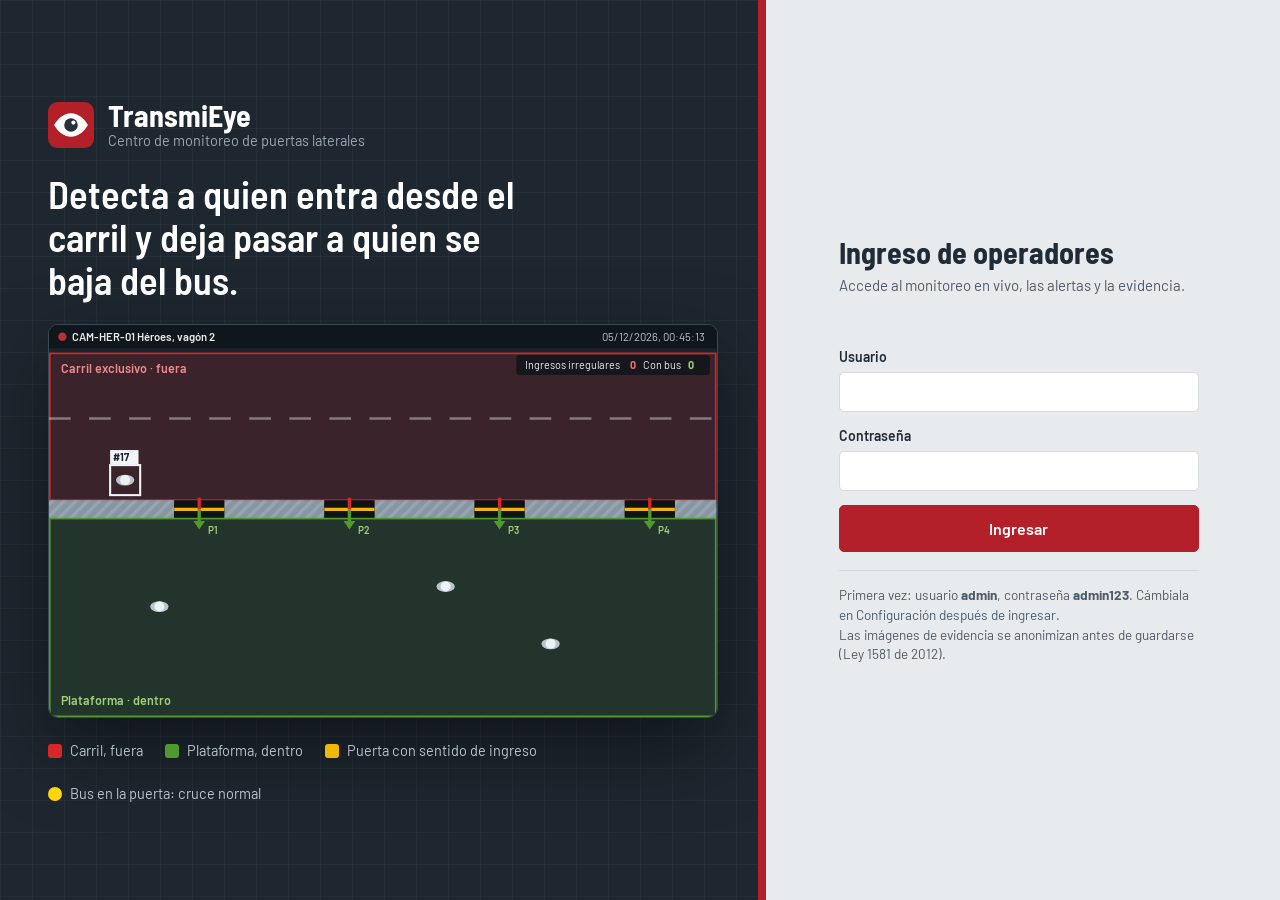
<file: frontend/configuracion.html>
<!DOCTYPE html>
<html lang="es">
<head>
  <meta charset="UTF-8">
  <meta name="viewport" content="width=device-width, initial-scale=1">
  <title>TransmiEye · Configuración</title>
  <link rel="stylesheet" href="css/style.css">
</head>
<body>
<main>
  <div class="cabecera"><div><h1>Configuración</h1><p>Los cambios en la detección se aplican de inmediato a todas las cámaras.</p></div></div>
  <div class="pestanas" role="tablist" id="pestanas">
    <button type="button" data-p="deteccion" class="on">Detección</button>
    <button type="button" data-p="usuarios" data-rol="admin">Usuarios</button>
    <button type="button" data-p="registros" data-rol="admin">Registros</button>
    <button type="button" data-p="sistema">Sistema</button>
    <button type="button" data-p="cuenta">Mi cuenta</button>
  </div>

  <section data-panel="deteccion">
    <div id="aviso-lectura" class="banda azul oculto">Solo los administradores pueden cambiar estos parámetros.</div>
    <div id="grupos"></div>
    <div class="acciones" data-rol="admin"><button class="btn primario" id="btn-guardar">Guardar cambios</button><button class="btn" id="btn-restaurar">Descartar cambios</button></div>
  </section>

  <section data-panel="usuarios" class="oculto">
    <section class="bloque sin-relleno">
      <div class="bloque-cab"><h2>Usuarios</h2><button class="btn primario chico" id="btn-usuario">Agregar usuario</button></div>
      <div class="tabla-scroll"><table><thead><tr><th>Nombre</th><th>Usuario</th><th>Correo</th><th>Rol</th><th>Estado</th><th>Último acceso</th><th></th></tr></thead>
      <tbody id="usuarios"></tbody></table></div>
    </section>
    <p style="color:var(--tinta-2);font-size:14px">El visor solo consulta. El supervisor además atiende alertas, revisa eventos, exporta evidencia, genera reportes y enciende o apaga cámaras. El administrador gestiona cámaras, zonas, estaciones, usuarios y parámetros.</p>
  </section>

  <section data-panel="registros" class="oculto">
    <div class="rejilla-2" style="grid-template-columns:1fr 1fr">
      <section class="bloque sin-relleno">
        <div class="bloque-cab"><h2>Registro técnico</h2>
          <select id="log-nivel" style="width:auto"><option value="">Todos</option><option value="error">Errores</option><option value="aviso">Avisos</option><option value="info">Información</option></select></div>
        <div class="tabla-scroll" style="max-height:560px;overflow-y:auto"><table><thead><tr><th>Hora</th><th>Nivel</th><th>Origen</th><th>Mensaje</th></tr></thead><tbody id="log-tec"></tbody></table></div>
      </section>
      <section class="bloque sin-relleno">
        <div class="bloque-cab"><h2>Bitácora de accesos</h2></div>
        <div class="tabla-scroll" style="max-height:560px;overflow-y:auto"><table><thead><tr><th>Hora</th><th>Usuario</th><th>Acción</th><th>Detalle</th></tr></thead><tbody id="log-acc"></tbody></table></div>
      </section>
    </div>
  </section>

  <section data-panel="sistema" class="oculto">
    <section class="bloque"><h2>Estado del sistema</h2><dl class="ficha" id="sistema"></dl></section>
    <section class="bloque" data-rol="admin">
      <h2>Retención de imágenes</h2>
      <p style="color:var(--tinta-2);margin-bottom:12px">Cada 24 horas se eliminan las imágenes y clips más antiguos que el periodo de retención (Resolución 5858 de 2019). Los datos de los eventos se conservan para las estadísticas.</p>
      <button class="btn" id="btn-purgar">Ejecutar la purga ahora</button>
    </section>
  </section>

  <section data-panel="cuenta" class="oculto" id="cuenta">
    <section class="bloque" style="max-width:520px">
      <h2>Cambiar contraseña</h2>
      <div class="campo"><label for="p-actual">Contraseña actual</label><input id="p-actual" type="password" autocomplete="current-password"></div>
      <div class="campo"><label for="p-nueva">Nueva contraseña</label><input id="p-nueva" type="password" autocomplete="new-password"><span class="ayuda">Mínimo 8 caracteres.</span></div>
      <div class="campo"><label for="p-rep">Repite la nueva contraseña</label><input id="p-rep" type="password" autocomplete="new-password"></div>
      <button class="btn primario" id="btn-pass">Cambiar contraseña</button>
    </section>
  </section>
</main>
<script src="js/common.js"></script>
<script>
if (TE.montar('configuracion.html')) {
  const $ = (id) => document.getElementById(id);
  const admin = TE.puede('admin');
  let original = {}, modelos = [];

  // ── pestañas ───────────────────────────────────────────────────
  function abrir(p) {
    document.querySelectorAll('#pestanas button').forEach(b => b.classList.toggle('on', b.dataset.p === p));
    document.querySelectorAll('[data-panel]').forEach(s => s.classList.toggle('oculto', s.dataset.panel !== p));
    if (p === 'usuarios') usuarios();
    if (p === 'registros') registros();
    if (p === 'sistema') sistema();
  }
  $('pestanas').onclick = (e) => e.target.dataset.p && abrir(e.target.dataset.p);
  if (location.hash === '#cuenta') abrir('cuenta');

  // ── parámetros de detección ────────────────────────────────────
  const GRUPOS = [
    ['Detector', [
      ['motor', 'select', 'Motor de detección', 'YOLO detecta personas y buses. Movimiento es un respaldo para equipos sin PyTorch: menos preciso y no reconoce buses.', [['yolo', 'YOLO (recomendado)'], ['movimiento', 'Movimiento (MOG2)']]],
      ['modelo', 'modelo', 'Modelo YOLO', 'n es el más rápido; s y m son más precisos pero más lentos. Se descarga automáticamente la primera vez.'],
      ['dispositivo', 'select', 'Procesador', 'Automático usa la GPU NVIDIA si PyTorch la detecta.', [['auto', 'Automático'], ['cpu', 'CPU'], ['cuda', 'GPU NVIDIA (CUDA)']]],
      ['tracker', 'select', 'Seguimiento de personas', 'El propio funciona bien con pocos cuadros por segundo. ByteTrack conviene con GPU y más de 15 FPS.', [['propio', 'Propio, para FPS bajos'], ['bytetrack', 'ByteTrack']]],
      ['imgsz', 'number', 'Tamaño de inferencia (px)', '960 detecta mejor a personas lejanas; 640 es más rápido en equipos lentos.', { min: 320, max: 1920, step: 32 }],
      ['ancho_proceso', 'number', 'Ancho de procesamiento (px)', 'El video se reduce a este ancho antes de analizarlo y mostrarlo.', { min: 320, max: 1920, step: 32 }],
      ['conf_persona', 'number', 'Confianza mínima para personas', 'Entre 0 y 1. Más bajo detecta más personas pero con más falsos positivos.', { min: 0.05, max: 0.95, step: 0.05 }],
      ['conf_vehiculo', 'number', 'Confianza mínima para buses', 'Entre 0 y 1.', { min: 0.05, max: 0.95, step: 0.05 }],
      ['clases_vehiculo', 'clases', 'Objetos que cuentan como bus', 'No marques «tren»: YOLO suele confundir la estructura de la estación con un tren y creería que siempre hay bus.'],
    ]],
    ['Reglas de puertas laterales', [
      ['min_frames_zona', 'number', 'Cuadros para confirmar un lado', 'Cuántos cuadros seguidos debe estar una persona en el carril o la plataforma para contarla ahí. 2 es un buen valor a 4–15 FPS; súbelo si hay falsas alertas.', { min: 1, max: 30, step: 1 }],
      ['profundidad_cruce', 'number', 'Distancia mínima a la línea de puerta', 'En alturas de persona. Los pies deben alejarse al menos esto de la línea para contar el lado; evita contar a quien está parado sobre el umbral.', { min: 0.02, max: 1, step: 0.05 }],
      ['ventana_cruce_s', 'number', 'Tiempo máximo del cruce (s)', 'Si la persona tarda más que esto entre el carril y la plataforma, no se cuenta como cruce.', { min: 0.5, max: 60, step: 0.5 }],
      ['ventana_reid_s', 'number', 'Recuperar personas tapadas por la puerta (s)', 'Si el marco de la puerta tapa a alguien y el seguimiento le asigna otro número, se une con su recorrido anterior dentro de este tiempo. 0 lo desactiva.', { min: 0, max: 10, step: 0.5 }],
      ['solape_bus', 'number', 'Cobertura de la bahía para contar el bus', 'Fracción de la bahía que debe tapar un bus para considerarlo detenido en la puerta.', { min: 0.02, max: 1, step: 0.05 }],
      ['gracia_bus_s', 'number', 'Segundos de gracia tras salir el bus', 'Durante este tiempo los cruces se consideran pasajeros que acaban de bajar.', { min: 0, max: 60, step: 0.5 }],
      ['tiempo_carril_s', 'number', 'Segundos en el carril para alertar', 'Permanencia de una persona en la vía sin bus antes de generar la alerta «Persona en el carril».', { min: 0.5, max: 120, step: 0.5 }],
      ['aforo_max', 'number', 'Aforo en la zona de puertas', 'Personas en la plataforma a partir de las cuales se avisa aglomeración.', { min: 2, max: 200, step: 1 }],
      ['cooldown_s', 'number', 'Pausa entre alertas repetidas (s)', 'Tiempo mínimo entre dos alertas de permanencia o salida en la misma cámara. Los ingresos siempre se registran.', { min: 0, max: 3600, step: 1 }],
    ]],
    ['Alertas', [
      ['notificaciones', 'bool', 'Generar alertas', 'Si se desactiva, los eventos se siguen registrando pero no generan alertas.'],
      ['umbral_alerta', 'number', 'Confianza mínima para alertar', 'Eventos con menor confianza quedan en el historial sin alerta.', { min: 0, max: 1, step: 0.05 }],
      ['sonido_alertas', 'bool', 'Sonido de alerta', 'Pitido en el navegador al llegar una alerta nueva.'],
    ]],
    ['Evidencia y privacidad', [
      ['anonimizar_en_vivo', 'bool', 'Anonimizar también el video en vivo', 'La evidencia guardada siempre se anonimiza. Esto además pixela los rostros en el monitoreo.'],
      ['guardar_clips', 'bool', 'Guardar clip de cada evento', 'Secuencia corta antes y después del evento para que el operador lo verifique.'],
      ['clip_pre_s', 'number', 'Segundos antes del evento', '', { min: 0, max: 15, step: 1 }],
      ['clip_post_s', 'number', 'Segundos después del evento', '', { min: 0, max: 15, step: 1 }],
      ['clip_fps', 'number', 'Cuadros por segundo del clip', '', { min: 1, max: 15, step: 1 }],
      ['retencion_dias', 'number', 'Días de retención de imágenes', 'La Resolución 5858 de 2019 fija un máximo de 30 días salvo requerimiento judicial.', { min: 1, max: 365, step: 1 }],
    ]],
  ];
  const CLASES = [[5, 'Bus'], [7, 'Camión'], [6, 'Tren'], [2, 'Carro']];

  function control([clave, tipo, , , extra], valor) {
    const dis = admin ? '' : 'disabled';
    if (tipo === 'bool') return `<label class="interruptor"><input type="checkbox" data-k="${clave}" ${valor ? 'checked' : ''} ${dis}><span></span></label>`;
    if (tipo === 'select') return `<select data-k="${clave}" ${dis}>${extra.map(([v, n]) => `<option value="${v}" ${v === valor ? 'selected' : ''}>${n}</option>`).join('')}</select>`;
    if (tipo === 'modelo') return `<select data-k="${clave}" ${dis}>${modelos.map(m => `<option ${m === valor ? 'selected' : ''}>${m}</option>`).join('')}</select>`;
    if (tipo === 'clases') return `<div data-k="${clave}" data-tipo="clases" style="display:flex;gap:10px;flex-wrap:wrap">${CLASES.map(([c, n]) =>
      `<label><input type="checkbox" value="${c}" ${valor.includes(c) ? 'checked' : ''} ${dis}> ${n}</label>`).join('')}</div>`;
    return `<input type="number" data-k="${clave}" value="${valor}" min="${extra.min}" max="${extra.max}" step="${extra.step}" ${dis} style="width:120px">`;
  }
  async function cargarAjustes() {
    try {
      const c = await TE.get('/api/config');
      original = c.ajustes; modelos = c.modelos;
      $('grupos').innerHTML = GRUPOS.map(([titulo, items]) => `<section class="bloque"><h2>${titulo}</h2>
        ${items.map(it => `<div class="ajuste"><div><b>${it[2]}</b><div class="desc">${it[3]}</div></div>${control(it, original[it[0]])}</div>`).join('')}</section>`).join('');
      $('aviso-lectura').classList.toggle('oculto', admin);
    } catch (e) { TE.error(e); }
  }
  function leer() {
    const d = {};
    document.querySelectorAll('#grupos [data-k]').forEach(el => {
      const k = el.dataset.k;
      if (el.dataset.tipo === 'clases') d[k] = [...el.querySelectorAll('input:checked')].map(i => +i.value);
      else if (el.type === 'checkbox') d[k] = el.checked;
      else if (el.type === 'number') d[k] = +el.value;
      else d[k] = el.value;
    });
    return d;
  }
  $('btn-guardar').onclick = async () => {
    const d = leer(), cambios = {};
    Object.keys(d).forEach(k => { if (JSON.stringify(d[k]) !== JSON.stringify(original[k])) cambios[k] = d[k]; });
    if (!Object.keys(cambios).length) return TE.toast('No hay cambios para guardar.');
    try {
      const r = await TE.api('PUT', '/api/config', cambios);
      original = r.ajustes;
      TE.toast(r.camaras_reiniciadas ? 'Cambios guardados. Las cámaras se reiniciaron para cargar el nuevo detector.' : 'Cambios guardados y aplicados.');
    } catch (e) { TE.error(e); }
  };
  $('btn-restaurar').onclick = cargarAjustes;

  // ── usuarios ───────────────────────────────────────────────────
  let listaUsuarios = [];
  const ROLES = { admin: 'Administrador', supervisor: 'Supervisor', visor: 'Visor' };
  async function usuarios() {
    try {
      listaUsuarios = await TE.get('/api/usuarios');
      $('usuarios').innerHTML = listaUsuarios.map(u => `<tr>
        <td>${TE.esc(u.nombre)}</td><td>${TE.esc(u.usuario)}</td><td>${TE.esc(u.correo)}</td><td>${ROLES[u.rol]}</td>
        <td>${u.activo ? '<span class="etq verde">Activo</span>' : '<span class="etq gris">Inactivo</span>'}</td>
        <td>${u.ultimo_acceso ? TE.fecha(u.ultimo_acceso) : 'Nunca'}</td>
        <td><button class="btn chico" data-u="${u.id}">Editar</button></td></tr>`).join('');
    } catch (e) { TE.error(e); }
  }
  function formUsuario(u) {
    const m = TE.modal(u ? `Editar ${u.nombre}` : 'Agregar usuario', `
      <div class="fila-campos">
        <div class="campo"><label for="u-nombre">Nombre completo</label><input id="u-nombre" type="text" value="${TE.esc(u?.nombre || '')}"></div>
        <div class="campo"><label for="u-usuario">Usuario</label><input id="u-usuario" type="text" value="${TE.esc(u?.usuario || '')}" ${u ? 'disabled' : ''}></div>
      </div>
      <div class="fila-campos">
        <div class="campo"><label for="u-correo">Correo</label><input id="u-correo" type="email" value="${TE.esc(u?.correo || '')}"></div>
        <div class="campo"><label for="u-rol">Rol</label><select id="u-rol">${Object.entries(ROLES).map(([k, n]) => `<option value="${k}" ${u?.rol === k ? 'selected' : ''}>${n}</option>`).join('')}</select></div>
      </div>
      <div class="campo"><label for="u-pass">${u ? 'Nueva contraseña (opcional)' : 'Contraseña'}</label><input id="u-pass" type="password" autocomplete="new-password"><span class="ayuda">Mínimo 8 caracteres.</span></div>
      <label style="display:flex;gap:10px;align-items:center"><span class="interruptor"><input id="u-activo" type="checkbox" ${!u || u.activo ? 'checked' : ''}><span></span></span> Cuenta activa</label>`,
      { pie: `<button class="btn primario" id="u-guardar">${u ? 'Guardar cambios' : 'Agregar usuario'}</button>` });
    m.$('#u-guardar').onclick = async () => {
      const d = { nombre: m.$('#u-nombre').value.trim(), usuario: m.$('#u-usuario').value.trim(), correo: m.$('#u-correo').value.trim(),
                  rol: m.$('#u-rol').value, password: m.$('#u-pass').value || null, activo: m.$('#u-activo').checked };
      if (!d.nombre || !d.usuario || !d.correo) return TE.toast('Completa nombre, usuario y correo.', 'critica');
      try { u ? await TE.api('PUT', `/api/usuarios/${u.id}`, d) : await TE.api('POST', '/api/usuarios', d); m.cerrar(); TE.toast('Usuario guardado.'); usuarios(); }
      catch (e) { TE.error(e); }
    };
  }
  $('btn-usuario').onclick = () => formUsuario(null);
  $('usuarios').onclick = (e) => { if (e.target.dataset.u) formUsuario(listaUsuarios.find(u => u.id === +e.target.dataset.u)); };

  // ── registros ──────────────────────────────────────────────────
  const NIV = { error: '<span class="etq rojo">Error</span>', aviso: '<span class="etq ambar">Aviso</span>', info: '<span class="etq gris">Info</span>' };
  async function registros() {
    try {
      const n = $('log-nivel').value;
      const [t, a] = await Promise.all([TE.get('/api/logs/tecnicos?limite=300' + (n ? '&nivel=' + n : '')), TE.get('/api/logs/accesos?limite=300')]);
      $('log-tec').innerHTML = t.map(l => `<tr><td class="num" style="white-space:nowrap">${TE.fecha(l.timestamp)}</td><td>${NIV[l.nivel] || l.nivel}</td><td>${TE.esc(l.origen)}</td><td>${TE.esc(l.mensaje)}</td></tr>`).join('') || '<tr><td colspan="4" class="vacio">Sin registros.</td></tr>';
      $('log-acc').innerHTML = a.map(l => `<tr><td class="num" style="white-space:nowrap">${TE.fecha(l.timestamp)}</td><td>${TE.esc(l.usuario || '')}</td><td>${TE.esc(l.accion.replaceAll('_', ' '))}</td><td>${TE.esc(l.detalle || '')}</td></tr>`).join('') || '<tr><td colspan="4" class="vacio">Sin registros.</td></tr>';
    } catch (e) { TE.error(e); }
  }
  $('log-nivel').onchange = registros;

  // ── sistema ────────────────────────────────────────────────────
  async function sistema() {
    try {
      const s = await TE.get('/api/sistema');
      const horas = ((Date.now() / 1000 - s.activo_desde) / 3600);
      $('sistema').innerHTML = `
        <dt>Versión</dt><dd>TransmiEye ${s.version}</dd>
        <dt>Funcionando desde hace</dt><dd>${horas < 1 ? Math.round(horas * 60) + ' min' : horas.toFixed(1) + ' h'}</dd>
        <dt>Cámaras procesándose</dt><dd>${s.camaras_activas}</dd>
        <dt>Pantallas conectadas</dt><dd>${s.clientes_ws}</dd>
        <dt>Procesador</dt><dd>${s.cuda ? 'GPU ' + TE.esc(s.gpu) : 'CPU (no se detectó GPU NVIDIA)'}</dd>
        <dt>OpenCV</dt><dd>${s.opencv}</dd>
        <dt>Ultralytics</dt><dd>${s.ultralytics || 'No instalado: se usa detección por movimiento'}</dd>
        <dt>PyTorch</dt><dd>${s.torch || 'No instalado'}</dd>
        <dt>Base de datos</dt><dd>${s.base_datos}</dd>
        <dt>Espacio de evidencias</dt><dd>${s.evidencias_mb} MB · ${s.disco_libre_gb} GB libres</dd>
        <dt>Última purga</dt><dd>${s.ultima_purga ? new Date(s.ultima_purga).toLocaleString('es-CO') : 'Aún no se ejecuta'}</dd>`;
    } catch (e) { TE.error(e); }
  }
  $('btn-purgar').onclick = async () => {
    if (!confirm('¿Eliminar ahora las imágenes más antiguas que el periodo de retención?')) return;
    try { const r = await TE.api('POST', '/api/mantenimiento/purgar'); TE.toast(`Purga completada: ${r.eventos_purgados} eventos purgados.`); sistema(); }
    catch (e) { TE.error(e); }
  };

  // ── mi cuenta ──────────────────────────────────────────────────
  $('btn-pass').onclick = async () => {
    const nueva = $('p-nueva').value;
    if (nueva.length < 8) return TE.toast('La nueva contraseña debe tener al menos 8 caracteres.', 'critica');
    if (nueva !== $('p-rep').value) return TE.toast('Las contraseñas nuevas no coinciden.', 'critica');
    try {
      await TE.api('POST', '/api/auth/cambiar-password', { actual: $('p-actual').value, nueva });
      sessionStorage.removeItem('te_pass_defecto');
      ['p-actual', 'p-nueva', 'p-rep'].forEach(id => $(id).value = '');
      TE.toast('Contraseña cambiada.');
    } catch (e) { TE.error(e); }
  };

  cargarAjustes();
}
</script>
</body>
</html>
</file>
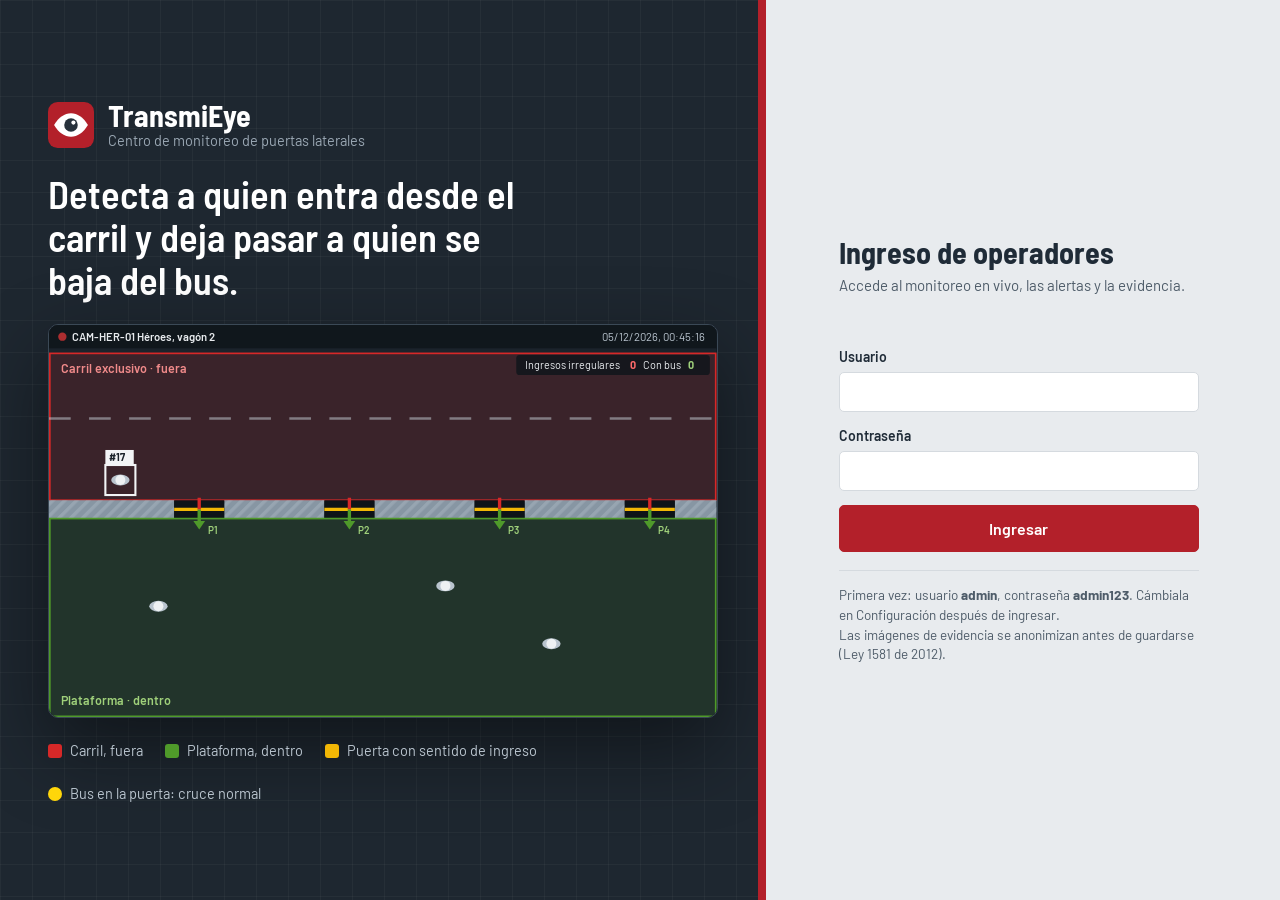
<file: frontend/estaciones.html>
<!DOCTYPE html>
<html lang="es">
<head>
  <meta charset="UTF-8">
  <meta name="viewport" content="width=device-width, initial-scale=1">
  <title>TransmiEye · Estaciones</title>
  <link rel="stylesheet" href="css/style.css">
</head>
<body>
<main>
  <div class="cabecera">
    <div><h1>Estaciones</h1><p>Eventos de hoy por estación. Las estaciones con ingresos laterales llevan la franja roja.</p></div>
    <div class="acciones"><button class="btn primario" id="btn-nueva" data-rol="admin">Agregar estación</button></div>
  </div>
  <div class="estaciones" id="lista"></div>
</main>
<script src="js/common.js"></script>
<script>
if (TE.montar('estaciones.html')) {
  const $ = (id) => document.getElementById(id);
  let estaciones = [];
  async function cargar() {
    try {
      estaciones = await TE.get('/api/estaciones');
      estaciones.sort((a, b) => b.ingresos_hoy - a.ingresos_hoy || b.eventos_hoy - a.eventos_hoy || a.nombre.localeCompare(b.nombre));
      $('lista').innerHTML = estaciones.map(e => `
        <article class="estacion ${e.ingresos_hoy ? 'con-ingresos' : ''} ${e.activa ? '' : 'inactiva'}">
          <div class="nombre">${TE.esc(e.nombre)}</div>
          <div class="linea">${TE.esc(e.linea)}${e.localidad ? ' · ' + TE.esc(e.localidad) : ''}${e.activa ? '' : ' · fuera de operación'}</div>
          <div class="cifras">
            <div class="rojo"><b>${e.ingresos_hoy}</b>ingresos laterales</div>
            <div><b>${e.eventos_hoy}</b>eventos</div>
            <div><b>${e.camaras_en_linea}/${e.camaras}</b>cámaras</div>
          </div>
          <div class="acciones" style="margin-top:12px">
            <a class="btn chico" href="historial.html">Ver eventos</a>
            ${TE.puede('admin') ? `<button class="btn chico" data-id="${e.id}">Editar</button>` : ''}
            ${e.latitud ? `<a class="btn chico texto" target="_blank" rel="noopener" href="https://www.openstreetmap.org/?mlat=${e.latitud}&mlon=${e.longitud}#map=17/${e.latitud}/${e.longitud}">Mapa</a>` : ''}
          </div>
        </article>`).join('') || '<div class="bloque vacio"><strong>No hay estaciones</strong>Agrega la primera estación.</div>';
    } catch (e) { TE.error(e); }
  }
  function formulario(e) {
    const m = TE.modal(e ? `Editar ${e.nombre}` : 'Agregar estación', `
      <div class="campo"><label for="e-nombre">Nombre</label><input id="e-nombre" type="text" value="${TE.esc(e?.nombre || '')}"></div>
      <div class="fila-campos">
        <div class="campo"><label for="e-linea">Troncal o línea</label><input id="e-linea" type="text" value="${TE.esc(e?.linea || '')}" placeholder="Caracas (A)"></div>
        <div class="campo"><label for="e-loc">Localidad</label><input id="e-loc" type="text" value="${TE.esc(e?.localidad || '')}"></div>
      </div>
      <div class="fila-campos">
        <div class="campo"><label for="e-lat">Latitud</label><input id="e-lat" type="number" step="0.0001" value="${e?.latitud ?? ''}"></div>
        <div class="campo"><label for="e-lon">Longitud</label><input id="e-lon" type="number" step="0.0001" value="${e?.longitud ?? ''}"></div>
      </div>
      <label style="display:flex;gap:10px;align-items:center"><span class="interruptor"><input id="e-activa" type="checkbox" ${!e || e.activa ? 'checked' : ''}><span></span></span> Estación en operación</label>`, {
      pie: `${e ? '<button class="btn peligro" id="e-borrar" style="margin-right:auto">Eliminar</button>' : ''}<button class="btn primario" id="e-guardar">${e ? 'Guardar cambios' : 'Agregar estación'}</button>`,
    });
    m.$('#e-guardar').onclick = async () => {
      const num = (v) => v === '' ? null : +v;
      const d = { nombre: m.$('#e-nombre').value.trim(), linea: m.$('#e-linea').value.trim(), localidad: m.$('#e-loc').value.trim(),
                  latitud: num(m.$('#e-lat').value), longitud: num(m.$('#e-lon').value), activa: m.$('#e-activa').checked };
      if (!d.nombre || !d.linea) return TE.toast('El nombre y la troncal son obligatorios.', 'critica');
      try { e ? await TE.api('PUT', `/api/estaciones/${e.id}`, d) : await TE.api('POST', '/api/estaciones', d); m.cerrar(); TE.toast('Estación guardada.'); cargar(); }
      catch (err) { TE.error(err); }
    };
    m.$('#e-borrar')?.addEventListener('click', async () => {
      if (!confirm(`¿Eliminar la estación ${e.nombre}?`)) return;
      try { await TE.api('DELETE', `/api/estaciones/${e.id}`); m.cerrar(); TE.toast('Estación eliminada.'); cargar(); } catch (err) { TE.error(err); }
    });
  }
  $('btn-nueva').onclick = () => formulario(null);
  $('lista').addEventListener('click', (ev) => { const id = ev.target.dataset.id; if (id) formulario(estaciones.find(e => e.id === +id)); });
  cargar(); setInterval(cargar, 15000);
  document.addEventListener('te:evento', cargar);
}
</script>
</body>
</html>
</file>
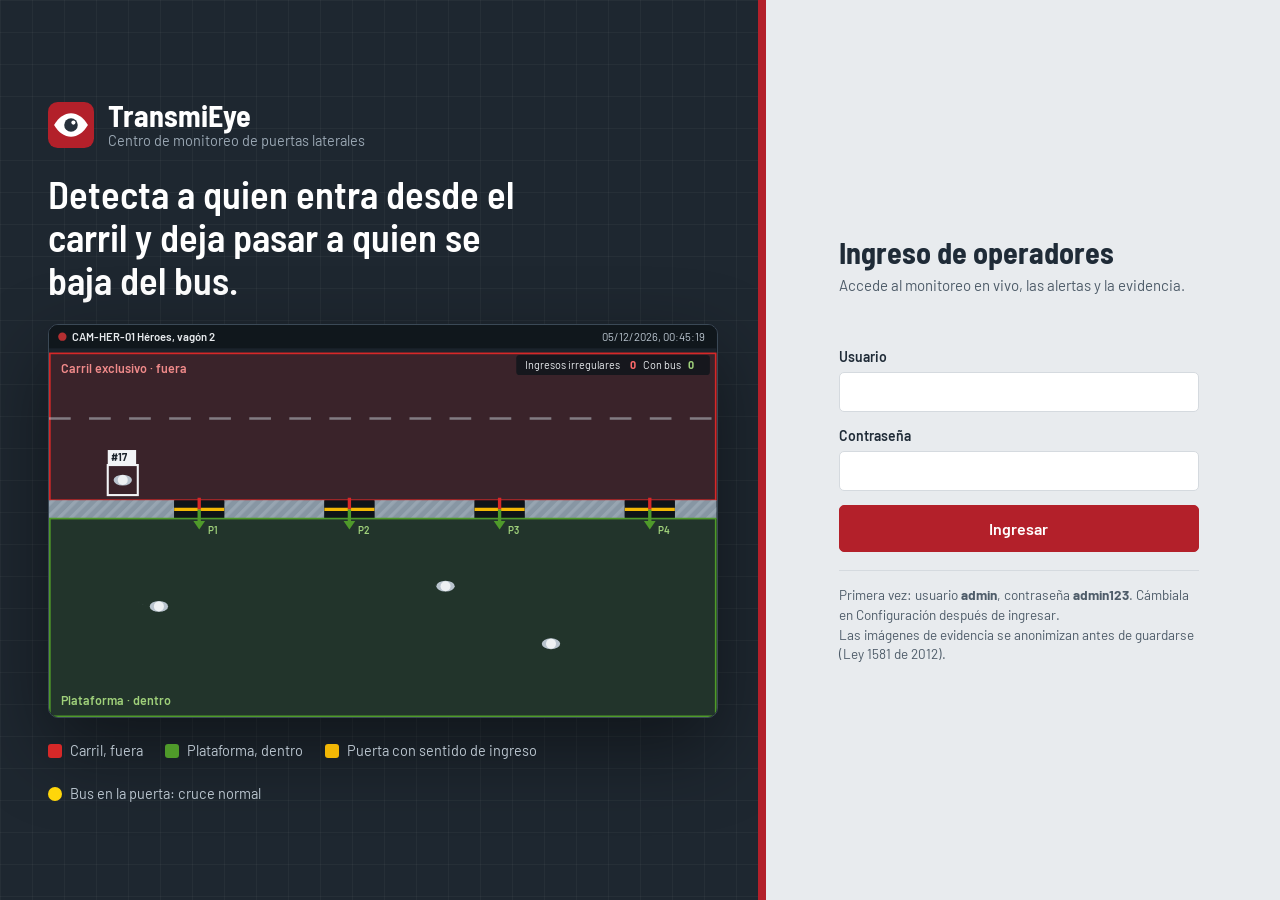
<file: frontend/historial.html>
<!DOCTYPE html>
<html lang="es">
<head>
  <meta charset="UTF-8">
  <meta name="viewport" content="width=device-width, initial-scale=1">
  <title>TransmiEye · Historial</title>
  <link rel="stylesheet" href="css/style.css">
</head>
<body>
<main>
  <div class="cabecera">
    <div><h1>Historial de eventos</h1><p>Todos los eventos registrados. Haz clic en una fila para ver la evidencia, reproducir el clip y confirmar o rechazar el evento.</p></div>
    <div class="acciones"><button class="btn" id="btn-csv">Descargar CSV</button></div>
  </div>
  <section class="bloque">
    <div class="filtros" style="margin-bottom:0">
      <div class="campo"><label for="f-desde">Desde</label><input id="f-desde" type="date"></div>
      <div class="campo"><label for="f-hasta">Hasta</label><input id="f-hasta" type="date"></div>
      <div class="campo"><label for="f-est">Estación</label><select id="f-est"><option value="">Todas</option></select></div>
      <div class="campo"><label for="f-cam">Cámara</label><select id="f-cam"><option value="">Todas</option></select></div>
      <div class="campo"><label for="f-tipo">Tipo</label><select id="f-tipo"><option value="">Todos</option></select></div>
      <div class="campo"><label for="f-estado">Revisión</label><select id="f-estado"><option value="">Todas</option>
        <option value="pendiente">Pendiente</option><option value="confirmado">Confirmado</option><option value="rechazado">Rechazado</option></select></div>
      <button class="btn" id="btn-limpiar">Limpiar filtros</button>
    </div>
  </section>
  <section class="bloque sin-relleno">
    <div class="tabla-scroll"><table>
      <thead><tr><th>#</th><th>Fecha y hora</th><th>Tipo</th><th>Estación</th><th>Cámara</th><th>Confianza</th><th>Revisión</th><th>Evidencia</th></tr></thead>
      <tbody id="filas"></tbody>
    </table></div>
    <div class="paginacion"><span id="info"></span><div class="acciones"><button class="btn chico" id="ant">Anterior</button><button class="btn chico" id="sig">Siguiente</button></div></div>
  </section>
</main>
<script src="js/common.js"></script>
<script>
if (TE.montar('historial.html')) {
  const $ = (id) => document.getElementById(id);
  let pagina = 1, total = 0; const TAM = 25;
  Object.entries(TE.TIPOS).forEach(([k, n]) => $('f-tipo').insertAdjacentHTML('beforeend', `<option value="${k}">${n}</option>`));
  TE.get('/api/estaciones').then(es => es.forEach(e => $('f-est').insertAdjacentHTML('beforeend', `<option value="${e.id}">${TE.esc(e.nombre)}</option>`)));
  TE.get('/api/camaras').then(cs => cs.forEach(c => $('f-cam').insertAdjacentHTML('beforeend', `<option value="${c.id}">${TE.esc(c.codigo)}</option>`)));

  const filtros = () => {
    const p = new URLSearchParams();
    [['desde', 'f-desde'], ['hasta', 'f-hasta'], ['estacion_id', 'f-est'], ['camara_id', 'f-cam'], ['tipo', 'f-tipo'], ['estado', 'f-estado']]
      .forEach(([k, id]) => { if ($(id).value) p.set(k, $(id).value); });
    return p;
  };
  async function cargar() {
    const p = filtros(); p.set('pagina', pagina); p.set('tam', TAM);
    try {
      const d = await TE.get('/api/eventos?' + p);
      total = d.total;
      $('filas').innerHTML = d.items.length ? d.items.map(e => `
        <tr class="clic" data-id="${e.id}" tabindex="0">
          <td class="num">${e.id}</td><td class="num">${new Date(e.timestamp).toLocaleString('es-CO')}</td>
          <td>${TE.etiquetaNivel(TE.nivelDeRiesgo(e.nivel_riesgo))} ${TE.esc(e.tipo_nombre)}</td>
          <td>${TE.esc(e.estacion)}</td><td>${TE.esc(e.camara)}</td><td class="num">${TE.pct(e.confianza)}</td>
          <td>${TE.etiquetaRevision(e.confirmado)}</td>
          <td>${e.tiene_imagen ? (e.clip_frames ? 'Imagen y clip' : 'Imagen') : '<span class="etq gris">Purgada</span>'}</td></tr>`).join('')
        : '<tr><td colspan="8" class="vacio"><strong>No hay eventos con estos filtros</strong>Cambia las fechas o quita algún filtro.</td></tr>';
      const desde = total ? (pagina - 1) * TAM + 1 : 0;
      $('info').textContent = `${desde}–${Math.min(pagina * TAM, total)} de ${total} eventos`;
      $('ant').disabled = pagina <= 1; $('sig').disabled = pagina * TAM >= total;
    } catch (e) { TE.error(e); }
  }
  document.querySelectorAll('.filtros input, .filtros select').forEach(el => el.addEventListener('change', () => { pagina = 1; cargar(); }));
  $('btn-limpiar').onclick = () => { document.querySelectorAll('.filtros input, .filtros select').forEach(el => el.value = ''); pagina = 1; cargar(); };
  $('ant').onclick = () => { pagina--; cargar(); };
  $('sig').onclick = () => { pagina++; cargar(); };
  $('btn-csv').onclick = () => TE.descargar('/api/eventos/export.csv?' + filtros());
  const abrir = (tr) => tr && TE.verEvento(+tr.dataset.id, cargar);
  $('filas').addEventListener('click', (e) => abrir(e.target.closest('tr[data-id]')));
  $('filas').addEventListener('keydown', (e) => { if (e.key === 'Enter') abrir(e.target.closest('tr[data-id]')); });
  document.addEventListener('te:evento', () => { if (pagina === 1) cargar(); });
  cargar();
}
</script>
</body>
</html>
</file>
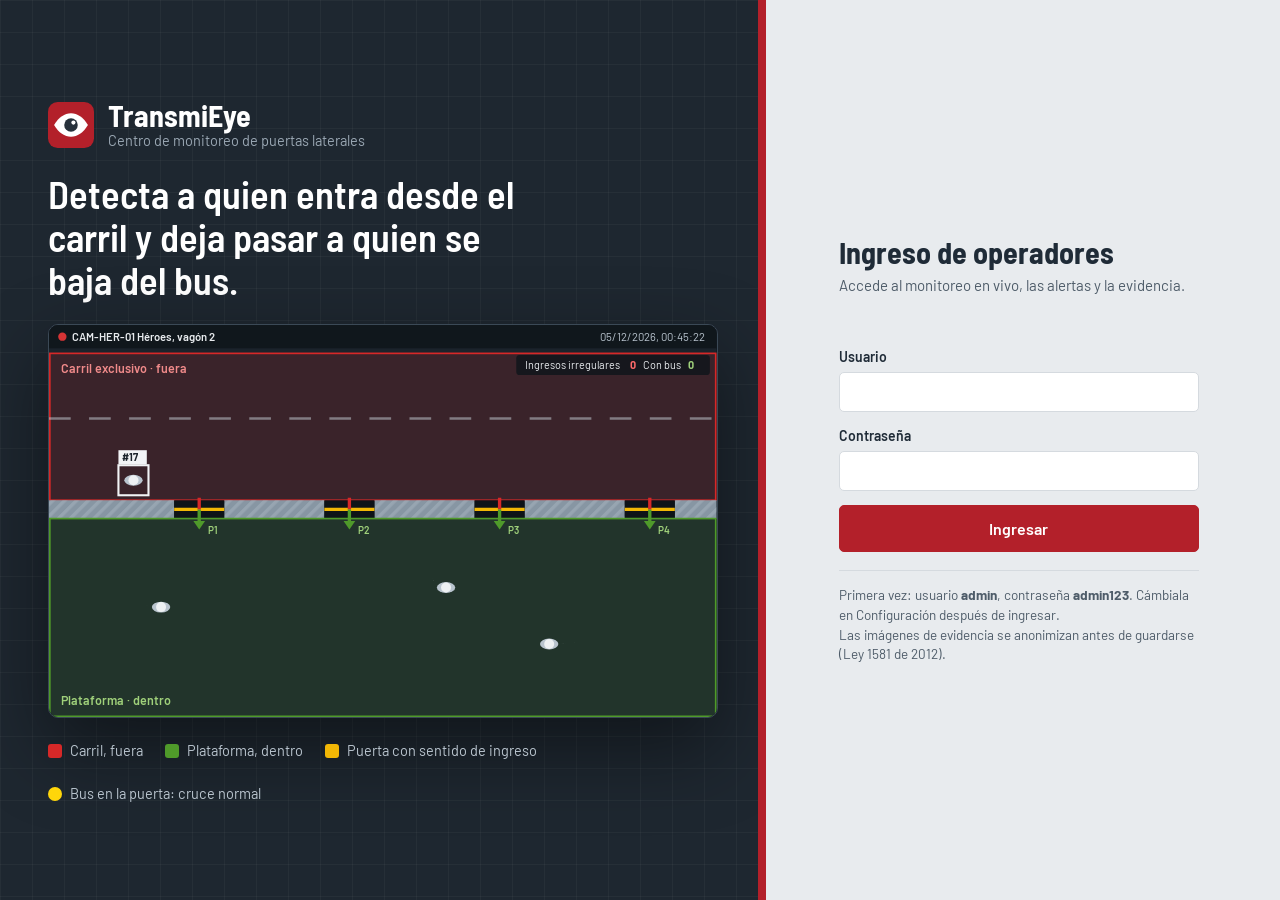
<file: frontend/panel.html>
<!DOCTYPE html>
<html lang="es">
<head>
  <meta charset="UTF-8">
  <meta name="viewport" content="width=device-width, initial-scale=1">
  <title>TransmiEye · Panel</title>
  <link rel="stylesheet" href="css/style.css">
</head>
<body>
<main>
  <div class="cabecera">
    <div><h1>Centro de monitoreo</h1><p id="subtitulo">Cargando…</p></div>
  </div>
  <div id="aviso-pass" class="banda rojo oculto">Estás usando la contraseña inicial del administrador. <a href="configuracion.html#cuenta">Cámbiala ahora</a>.</div>
  <div id="aviso-camaras" class="banda azul oculto">Aún no hay cámaras. <a href="camaras.html">Agrega una cámara</a> (webcam, cámara IP o un video) y dibuja sus zonas para empezar a detectar.</div>

  <div class="indicadores">
    <div class="indicador critico"><div class="valor" id="k-ingresos">–</div><div class="nombre">Ingresos laterales hoy</div><div class="nota" id="k-ingresos-n"></div></div>
    <div class="indicador"><div class="valor" id="k-total">–</div><div class="nombre">Eventos hoy</div><div class="nota" id="k-pico"></div></div>
    <div class="indicador"><div class="valor" id="k-alertas">–</div><div class="nombre">Alertas sin atender</div><div class="nota"><a href="alertas.html">Ir a alertas</a></div></div>
    <div class="indicador"><div class="valor" id="k-camaras">–</div><div class="nombre">Cámaras en línea</div><div class="nota" id="k-rend"></div></div>
    <div class="indicador"><div class="valor" id="k-prec">–</div><div class="nombre">Precisión verificada</div><div class="nota" id="k-prec-n"></div></div>
  </div>

  <div class="rejilla-2" style="margin-bottom:22px">
    <section class="bloque">
      <h2>Eventos por hora, hoy</h2>
      <div class="grafica" id="g-hora"></div>
    </section>
    <section class="bloque">
      <h2>Por tipo de evento</h2>
      <div class="desglose" id="desglose"></div>
      <h2 style="margin-top:22px">Últimos 14 días</h2>
      <div class="grafica" id="g-dias"></div>
    </section>
  </div>

  <section class="bloque sin-relleno" style="margin-bottom:22px">
    <div class="bloque-cab"><h2>Cámaras</h2><a class="btn chico" href="camaras.html">Ver todas</a></div>
    <div class="mosaico" id="mini-camaras" style="padding:18px;grid-template-columns:repeat(auto-fill,minmax(300px,1fr))"></div>
  </section>

  <section class="bloque sin-relleno">
    <div class="bloque-cab"><h2>Eventos recientes</h2><a class="btn chico" href="historial.html">Historial completo</a></div>
    <div class="tabla-scroll"><table>
      <thead><tr><th>Hora</th><th>Tipo</th><th>Estación</th><th>Cámara</th><th>Confianza</th><th>Revisión</th></tr></thead>
      <tbody id="recientes"></tbody>
    </table></div>
  </section>
</main>
<script src="js/common.js"></script>
<script>
if (TE.montar('panel.html')) {
  if (sessionStorage.getItem('te_pass_defecto')) document.getElementById('aviso-pass').classList.remove('oculto');
  const $ = (id) => document.getElementById(id);

  async function resumen() {
    try {
      const r = await TE.get('/api/stats/resumen');
      const ing = r.por_tipo.INGRESO_LATERAL || 0;
      $('k-ingresos').textContent = ing;
      $('k-ingresos-n').textContent = r.estacion_critica ? `Más eventos: ${r.estacion_critica}` : 'Sin eventos hoy';
      $('k-total').textContent = r.total;
      $('k-pico').textContent = r.hora_pico != null ? `Hora pico ${String(r.hora_pico).padStart(2, '0')}:00` : '';
      $('k-alertas').textContent = r.alertas_activas;
      $('k-camaras').textContent = `${r.camaras_en_linea}/${r.camaras_total}`;
      $('k-rend').textContent = r.fps_promedio != null ? `${r.fps_promedio} FPS · ${Math.round(r.latencia_promedio_ms)} ms por cuadro` : '';
      $('k-prec').textContent = r.precision_global != null ? TE.pct(r.precision_global) : '–';
      $('k-prec-n').textContent = r.revisados_global ? `${r.revisados_global} eventos revisados` : 'Confirma o rechaza eventos para medirla';
      $('subtitulo').textContent = `Hoy, ${new Date().toLocaleDateString('es-CO', { weekday: 'long', day: 'numeric', month: 'long' })} · actualizado ${new Date().toLocaleTimeString('es-CO')}`;
      $('aviso-camaras').classList.toggle('oculto', r.camaras_total > 0);
      TE.barras($('g-hora'), r.por_hora, r.por_hora.map((_, h) => String(h).padStart(2, '0')),
        { destacar: new Date().getHours(), cadaEtiqueta: 2, titulo: 'Eventos por hora' });
      const max = Math.max(1, ...Object.values(r.por_tipo));
      $('desglose').innerHTML = Object.entries(TE.TIPOS).map(([k, n]) => {
        const v = r.por_tipo[k] || 0;
        return `<div class="item ${k === 'INGRESO_LATERAL' ? 'ingreso' : ''}"><span>${n}</span><b class="num">${v}</b>
          <div class="pista"><i style="width:${(v / max) * 100}%"></i></div></div>`;
      }).join('');
    } catch (e) { $('subtitulo').textContent = e.message; }
  }

  async function dias() {
    try {
      const d = await TE.get('/api/stats/diario?dias=14');
      TE.barras($('g-dias'), d.map(x => x.total), d.map(x => x.fecha.slice(8)), { destacar: d.length - 1, alto: 150, cadaEtiqueta: 2, titulo: 'Eventos por día', ancho: 380 });
    } catch (e) {}
  }

  async function recientes() {
    try {
      const d = await TE.get('/api/eventos?tam=10');
      $('recientes').innerHTML = d.items.length ? d.items.map(e => `
        <tr class="clic" data-id="${e.id}" tabindex="0">
          <td class="num">${TE.hora(e.timestamp)}</td>
          <td>${TE.etiquetaNivel(TE.nivelDeRiesgo(e.nivel_riesgo))} ${TE.esc(e.tipo_nombre)}</td>
          <td>${TE.esc(e.estacion)}</td><td>${TE.esc(e.camara)}</td>
          <td class="num">${TE.pct(e.confianza)}</td><td>${TE.etiquetaRevision(e.confirmado)}</td></tr>`).join('')
        : `<tr><td colspan="6" class="vacio"><strong>Sin eventos todavía</strong>Cuando una cámara con zonas detecte un cruce aparecerá aquí.</td></tr>`;
    } catch (e) {}
  }
  $('recientes').addEventListener('click', (e) => { const tr = e.target.closest('tr[data-id]'); if (tr) TE.verEvento(+tr.dataset.id, recientes); });
  $('recientes').addEventListener('keydown', (e) => { const tr = e.target.closest('tr[data-id]'); if (tr && e.key === 'Enter') TE.verEvento(+tr.dataset.id, recientes); });

  let camaras = [];
  async function mini() {
    try {
      camaras = (await TE.get('/api/camaras')).filter(c => c.activa).slice(0, 4);
      $('mini-camaras').innerHTML = camaras.length ? camaras.map(c => `
        <a class="camara" href="camaras.html#cam-${c.id}" style="text-decoration:none;color:inherit">
          <div class="video"><img data-cam="${c.id}" alt="Video de ${TE.esc(c.codigo)}"></div>
          <div class="datos"><div class="titulo"><strong>${TE.esc(c.codigo)}</strong><span class="meta">${TE.esc(c.estacion)}</span></div></div>
        </a>`).join('') : '<div class="vacio"><strong>No hay cámaras activas</strong>Agrega o inicia una cámara para ver su video aquí.</div>';
    } catch (e) {}
  }
  function refrescarCuadros() {
    document.querySelectorAll('img[data-cam]').forEach(img => {
      if (img.dataset.cargando) return;
      img.dataset.cargando = 1;
      const nuevo = new Image();
      nuevo.onload = nuevo.onerror = () => { if (nuevo.complete && nuevo.naturalWidth) img.src = nuevo.src; delete img.dataset.cargando; };
      nuevo.src = TE.conToken(`/api/camaras/${img.dataset.cam}/frame.jpg?t=${Date.now()}`);
    });
  }

  resumen(); dias(); recientes(); mini();
  setInterval(resumen, 10000); setInterval(refrescarCuadros, 400);
  document.addEventListener('te:evento', () => { resumen(); recientes(); });
  document.addEventListener('te:revision', () => { resumen(); recientes(); });
  document.addEventListener('te:alerta_cerrada', resumen);
}
</script>
</body>
</html>
</file>
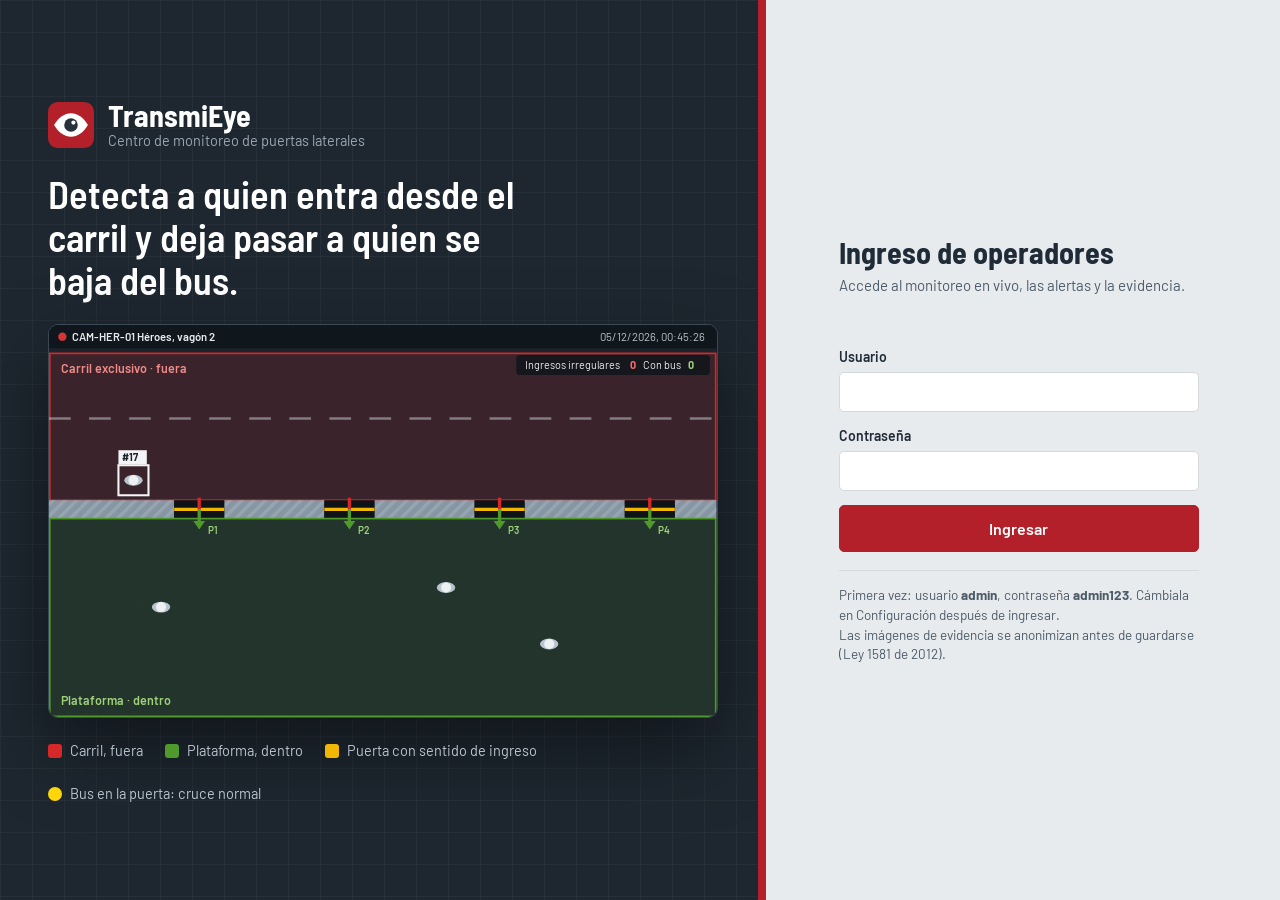
<file: frontend/reportes.html>
<!DOCTYPE html>
<html lang="es">
<head>
  <meta charset="UTF-8">
  <meta name="viewport" content="width=device-width, initial-scale=1">
  <title>TransmiEye · Reportes</title>
  <link rel="stylesheet" href="css/style.css">
</head>
<body>
<main>
  <div class="cabecera">
    <div><h1>Reportes</h1><p>Reportes en PDF con totales por tipo, hora y estación, precisión verificada por los operadores y evidencia anonimizada de los ingresos laterales.</p></div>
  </div>
  <section class="bloque" data-rol="supervisor">
    <h2>Generar un reporte</h2>
    <div class="filtros" style="margin-bottom:0">
      <div class="campo"><label for="r-desde">Desde</label><input id="r-desde" type="datetime-local"></div>
      <div class="campo"><label for="r-hasta">Hasta</label><input id="r-hasta" type="datetime-local"></div>
      <div class="campo"><label for="r-est">Estación</label><select id="r-est"><option value="">Todas</option></select></div>
      <div class="segmentos" id="rapidos" style="margin-bottom:1px">
        <button type="button" data-d="0">Hoy</button><button type="button" data-d="7">7 días</button><button type="button" data-d="30">30 días</button>
      </div>
      <button class="btn primario" id="btn-generar">Generar PDF</button>
    </div>
  </section>
  <section class="bloque sin-relleno">
    <div class="bloque-cab"><h2>Reportes generados</h2></div>
    <div class="tabla-scroll"><table>
      <thead><tr><th>#</th><th>Periodo</th><th>Estación</th><th>Eventos</th><th>Generado</th><th>Por</th><th></th></tr></thead>
      <tbody id="filas"></tbody>
    </table></div>
  </section>
</main>
<script src="js/common.js"></script>
<script>
if (TE.montar('reportes.html')) {
  const $ = (id) => document.getElementById(id);
  const local = (d) => new Date(d.getTime() - d.getTimezoneOffset() * 60000).toISOString().slice(0, 16);
  function rango(dias) {
    const hasta = new Date(); hasta.setHours(23, 59, 0, 0);
    const desde = new Date(); desde.setHours(0, 0, 0, 0); desde.setDate(desde.getDate() - dias);
    $('r-desde').value = local(desde); $('r-hasta').value = local(hasta);
  }
  rango(0);
  $('rapidos').onclick = (e) => { if (e.target.dataset.d) rango(+e.target.dataset.d); };
  TE.get('/api/estaciones').then(es => es.forEach(e => $('r-est').insertAdjacentHTML('beforeend', `<option value="${e.id}">${TE.esc(e.nombre)}</option>`)));
  async function cargar() {
    try {
      const rs = await TE.get('/api/reportes');
      $('filas').innerHTML = rs.length ? rs.map(r => `<tr>
        <td class="num">${r.id}</td><td>${new Date(r.desde).toLocaleString('es-CO')} a ${new Date(r.hasta).toLocaleString('es-CO')}</td>
        <td>${TE.esc(r.estacion)}</td><td class="num">${r.total_eventos}</td><td>${TE.fecha(r.generado)}</td><td>${TE.esc(r.operador || '')}</td>
        <td>${r.disponible ? `<a class="btn chico" target="_blank" href="${TE.conToken(`/api/reportes/${r.id}/pdf`)}">Abrir PDF</a>` : '<span class="etq gris">Archivo eliminado</span>'}</td></tr>`).join('')
        : '<tr><td colspan="7" class="vacio"><strong>Aún no hay reportes</strong>Elige un periodo y genera el primero.</td></tr>';
    } catch (e) { TE.error(e); }
  }
  $('btn-generar').onclick = async () => {
    const b = $('btn-generar'); b.disabled = true; b.textContent = 'Generando…';
    try {
      const r = await TE.api('POST', '/api/reportes', { desde: $('r-desde').value, hasta: $('r-hasta').value, estacion_id: $('r-est').value ? +$('r-est').value : null });
      TE.toast(`Reporte generado con ${r.total_eventos} eventos.`);
      window.open(TE.conToken(`/api/reportes/${r.id}/pdf`), '_blank');
      cargar();
    } catch (e) { TE.error(e); }
    b.disabled = false; b.textContent = 'Generar PDF';
  };
  cargar();
}
</script>
</body>
</html>
</file>
<file: frontend/css/style.css>
@import url('https://fonts.googleapis.com/css2?family=Barlow:wght@400;500;600;700&family=Barlow+Semi+Condensed:wght@500;600;700&display=swap');

:root {
  --aluminio: #E8EBEE;
  --panel: #FFFFFF;
  --panel-2: #F4F6F7;
  --linea: #D5DADF;
  --asfalto: #26313B;
  --asfalto-2: #33414E;
  --tinta: #1F2B37;
  --tinta-2: #4E5C69;
  --tenue: #7D8A96;
  --rojo: #B3202A;
  --rojo-suave: #F8E4E5;
  --verde: #4F8F23;
  --verde-suave: #E6F1DC;
  --ambar: #C27A0A;
  --ambar-suave: #FBEFD9;
  --azul: #2F6FB0;
  --azul-suave: #E1ECF7;
  --f: 'Barlow', 'Segoe UI', system-ui, sans-serif;
  --f-cond: 'Barlow Semi Condensed', 'Barlow', 'Arial Narrow', sans-serif;
  --r: 8px;
  --r-s: 5px;
}

* { box-sizing: border-box; margin: 0; padding: 0; }
html, body { height: 100%; }
body { font-family: var(--f); font-size: 15px; line-height: 1.45; color: var(--tinta); background: var(--aluminio); }
a { color: var(--azul); }
button, input, select, textarea { font: inherit; color: inherit; }
:focus-visible { outline: 3px solid var(--azul); outline-offset: 2px; }
img { max-width: 100%; }
.oculto { display: none !important; }
@media (prefers-reduced-motion: reduce) { * { animation: none !important; transition: none !important; } }

/* ── Navegación como mapa de ruta ─────────────────────────────── */
.ruta {
  position: fixed; inset: 0 auto 0 0; width: 232px; background: var(--asfalto); color: #DCE3E9;
  display: flex; flex-direction: column; z-index: 50;
}
.ruta-marca { padding: 22px 22px 18px; display: flex; gap: 12px; align-items: center; }
.ruta-marca svg { flex-shrink: 0; }
.ruta-marca strong { font-family: var(--f-cond); font-size: 22px; letter-spacing: .2px; color: #fff; display: block; line-height: 1; }
.ruta-marca span { font-size: 12.5px; color: #9AA7B3; }
.ruta nav { flex: 1; position: relative; padding: 14px 0 14px 22px; overflow-y: auto; }
.ruta nav::before {           /* la línea troncal */
  content: ""; position: absolute; left: 33px; top: 30px; bottom: 30px; width: 4px; border-radius: 2px; background: #4A5966;
}
.parada {
  position: relative; display: flex; align-items: center; gap: 14px; padding: 9px 14px 9px 0;
  color: #C9D2DA; text-decoration: none; font-weight: 500;
}
.parada::before {
  content: ""; width: 14px; height: 14px; margin-left: 4px; border-radius: 50%; flex-shrink: 0;
  background: var(--asfalto); border: 3px solid #8796A3; position: relative; z-index: 1;
}
.parada:hover { color: #fff; }
.parada:hover::before { border-color: #fff; }
.parada.activa { color: #fff; font-weight: 700; }
.parada.activa::before { background: var(--rojo); border-color: #fff; box-shadow: 0 0 0 4px rgba(179,32,42,.35); }
.parada .contador {
  margin-left: auto; min-width: 22px; padding: 1px 7px; border-radius: 11px; background: var(--rojo); color: #fff;
  font-size: 12px; font-weight: 700; text-align: center;
}
.ruta-pie { padding: 16px 22px 20px; border-top: 1px solid #3B4956; font-size: 13px; }
.ruta-pie .quien { color: #fff; font-weight: 600; }
.ruta-pie .rol { color: #9AA7B3; }
.ruta-pie button { margin-top: 10px; background: none; border: 1px solid #56636F; color: #DCE3E9; border-radius: var(--r-s); padding: 5px 12px; cursor: pointer; }
.ruta-pie button:hover { border-color: #fff; color: #fff; }
.conexion { display: flex; align-items: center; gap: 8px; margin-bottom: 12px; color: #9AA7B3; }
.conexion i { width: 9px; height: 9px; border-radius: 50%; background: #8796A3; }
.conexion.ok i { background: #7BC043; }
.conexion.mal i { background: #E2554D; }

/* ── Contenido ────────────────────────────────────────────────── */
main { margin-left: 232px; padding: 28px 36px 60px; max-width: 1500px; }
.cabecera { display: flex; align-items: flex-end; justify-content: space-between; gap: 16px; margin-bottom: 22px; flex-wrap: wrap; }
h1 { font-family: var(--f-cond); font-size: 32px; font-weight: 700; line-height: 1.1; }
.cabecera p { color: var(--tinta-2); margin-top: 4px; max-width: 70ch; }
h2 { font-family: var(--f-cond); font-size: 20px; font-weight: 600; margin-bottom: 12px; }
h3 { font-size: 15px; font-weight: 700; margin-bottom: 6px; }
.acciones { display: flex; gap: 8px; flex-wrap: wrap; align-items: center; }

.bloque { background: var(--panel); border: 1px solid var(--linea); border-radius: var(--r); padding: 20px 22px; margin-bottom: 22px; }
.bloque.sin-relleno { padding: 0; overflow: hidden; }
.bloque-cab { display: flex; justify-content: space-between; align-items: center; gap: 12px; padding: 16px 22px; border-bottom: 1px solid var(--linea); }
.bloque-cab h2 { margin: 0; }
.rejilla-2 { display: grid; grid-template-columns: minmax(0, 1.6fr) minmax(0, 1fr); gap: 22px; }
.rejilla-2 > .bloque { margin-bottom: 0; }
.apilado > * + * { margin-top: 22px; }
@media (max-width: 1100px) { .rejilla-2 { grid-template-columns: 1fr; } }

/* Franja de indicadores: una sola barra dividida, no tarjetas sueltas */
.indicadores { display: grid; grid-template-columns: repeat(auto-fit, minmax(170px, 1fr)); background: var(--panel); border: 1px solid var(--linea); border-radius: var(--r); margin-bottom: 22px; }
.indicador { padding: 16px 20px; border-left: 1px solid var(--linea); }
.indicador:first-child { border-left: none; }
.indicador .valor { font-family: var(--f-cond); font-size: 34px; font-weight: 700; line-height: 1.05; }
.indicador .nombre { color: var(--tinta-2); font-size: 14px; }
.indicador .nota { color: var(--tenue); font-size: 13px; }
.indicador.critico .valor { color: var(--rojo); }

/* ── Botones y formularios ────────────────────────────────────── */
.btn { display: inline-flex; align-items: center; gap: 6px; border: 1px solid var(--linea); background: var(--panel); border-radius: var(--r-s); padding: 7px 14px; font-weight: 600; cursor: pointer; text-decoration: none; color: var(--tinta); white-space: nowrap; }
.btn:hover { border-color: var(--tinta-2); }
.btn:disabled { opacity: .5; cursor: not-allowed; }
.btn.primario { background: var(--asfalto); border-color: var(--asfalto); color: #fff; }
.btn.primario:hover { background: var(--asfalto-2); }
.btn.peligro { background: var(--rojo); border-color: var(--rojo); color: #fff; }
.btn.confirmar { background: var(--verde); border-color: var(--verde); color: #fff; }
.btn.chico { padding: 4px 10px; font-size: 13.5px; }
.btn.texto { border-color: transparent; background: none; color: var(--azul); padding-left: 4px; padding-right: 4px; }

.campo { display: flex; flex-direction: column; gap: 5px; margin-bottom: 14px; }
.campo label { font-weight: 600; font-size: 14px; }
.campo .ayuda { color: var(--tenue); font-size: 13px; }
input[type=text], input[type=password], input[type=number], input[type=email], input[type=datetime-local], input[type=date], select, textarea {
  border: 1px solid var(--linea); border-radius: var(--r-s); padding: 8px 10px; background: #fff; width: 100%;
}
input:focus, select:focus, textarea:focus { border-color: var(--azul); outline: none; box-shadow: 0 0 0 3px var(--azul-suave); }
.fila-campos { display: grid; grid-template-columns: repeat(auto-fit, minmax(180px, 1fr)); gap: 0 14px; }
.filtros { display: flex; gap: 10px; flex-wrap: wrap; align-items: flex-end; margin-bottom: 16px; }
.filtros .campo { margin-bottom: 0; min-width: 150px; }
.segmentos { display: inline-flex; border: 1px solid var(--linea); border-radius: var(--r-s); overflow: hidden; background: #fff; }
.segmentos button { border: none; background: none; padding: 7px 14px; cursor: pointer; font-weight: 500; border-left: 1px solid var(--linea); }
.segmentos button:first-child { border-left: none; }
.segmentos button.on { background: var(--asfalto); color: #fff; }

.interruptor { position: relative; display: inline-block; width: 44px; height: 24px; flex-shrink: 0; }
.interruptor input { opacity: 0; width: 0; height: 0; }
.interruptor span { position: absolute; inset: 0; background: #C4CBD2; border-radius: 12px; cursor: pointer; transition: background .15s; }
.interruptor span::after { content: ""; position: absolute; left: 3px; top: 3px; width: 18px; height: 18px; border-radius: 50%; background: #fff; transition: transform .15s; }
.interruptor input:checked + span { background: var(--verde); }
.interruptor input:checked + span::after { transform: translateX(20px); }
.interruptor input:focus-visible + span { outline: 3px solid var(--azul); outline-offset: 2px; }

/* ── Tablas ───────────────────────────────────────────────────── */
.tabla-scroll { overflow-x: auto; }
table { width: 100%; border-collapse: collapse; }
th { text-align: left; font-size: 13px; font-weight: 600; color: var(--tinta-2); padding: 10px 14px; background: var(--panel-2); border-bottom: 1px solid var(--linea); white-space: nowrap; }
td { padding: 10px 14px; border-bottom: 1px solid var(--linea); vertical-align: middle; }
tr:last-child td { border-bottom: none; }
tbody tr.clic { cursor: pointer; }
tbody tr.clic:hover { background: var(--panel-2); }
.num { font-variant-numeric: tabular-nums; }
.vacio { padding: 36px 22px; text-align: center; color: var(--tinta-2); }
.vacio strong { display: block; color: var(--tinta); font-size: 16px; margin-bottom: 4px; }
.paginacion { display: flex; justify-content: space-between; align-items: center; padding: 12px 22px; border-top: 1px solid var(--linea); color: var(--tinta-2); font-size: 14px; }

/* Etiquetas de estado */
.etq { display: inline-block; padding: 2px 9px; border-radius: 11px; font-size: 12.5px; font-weight: 600; white-space: nowrap; }
.etq.critica, .etq.rojo { background: var(--rojo-suave); color: var(--rojo); }
.etq.media, .etq.ambar { background: var(--ambar-suave); color: #8A5600; }
.etq.baja, .etq.azul { background: var(--azul-suave); color: var(--azul); }
.etq.verde { background: var(--verde-suave); color: #3A6C18; }
.etq.gris { background: #E9ECEF; color: var(--tinta-2); }

/* ── Cámaras ──────────────────────────────────────────────────── */
.mosaico { display: grid; grid-template-columns: repeat(auto-fill, minmax(380px, 1fr)); gap: 18px; }
.camara { background: var(--panel); border: 1px solid var(--linea); border-radius: var(--r); overflow: hidden; display: flex; flex-direction: column; }
.camara .video { position: relative; background: #1B232B; aspect-ratio: 4 / 3; }
.camara .video img { width: 100%; height: 100%; object-fit: contain; display: block; cursor: zoom-in; }
.camara .datos { padding: 12px 16px; display: flex; flex-direction: column; gap: 8px; }
.camara .titulo { display: flex; justify-content: space-between; align-items: baseline; gap: 10px; }
.camara .titulo strong { font-family: var(--f-cond); font-size: 19px; }
.camara .meta { color: var(--tinta-2); font-size: 13.5px; }
.camara .lecturas { display: flex; gap: 16px; font-size: 13.5px; color: var(--tinta-2); flex-wrap: wrap; }
.camara .lecturas b { color: var(--tinta); font-variant-numeric: tabular-nums; }
.camara .botones { display: flex; gap: 6px; flex-wrap: wrap; padding-top: 4px; }
.estado-cam { display: inline-flex; align-items: center; gap: 6px; font-size: 13px; font-weight: 600; }
.estado-cam i { width: 9px; height: 9px; border-radius: 50%; background: var(--tenue); }
.estado-cam.en_linea i { background: #4FA32B; }
.estado-cam.reconectando i, .estado-cam.conectando i, .estado-cam.iniciando i { background: var(--ambar); }
.estado-cam.detenida i { background: #9AA5B0; }
.aviso-cam { background: var(--ambar-suave); color: #7A4D00; font-size: 13px; padding: 6px 10px; border-radius: var(--r-s); }

/* Editor de zonas */
.editor { display: grid; grid-template-columns: minmax(0, 1fr) 270px; gap: 18px; }
.lienzo-envoltura { position: relative; background: #1B232B; border-radius: var(--r-s); overflow: hidden; }
.lienzo-envoltura canvas { display: block; width: 100%; height: auto; cursor: crosshair; }
.herramientas .zona-opcion { display: flex; gap: 10px; align-items: flex-start; padding: 10px; border: 2px solid var(--linea); border-radius: var(--r-s); margin-bottom: 8px; cursor: pointer; }
.herramientas .zona-opcion.on { border-color: var(--asfalto); background: var(--panel-2); }
.herramientas .muestra { width: 16px; height: 16px; border-radius: 3px; flex-shrink: 0; margin-top: 3px; }
.herramientas small { color: var(--tinta-2); display: block; line-height: 1.35; }
@media (max-width: 900px) { .editor { grid-template-columns: 1fr; } }

/* ── Modal ────────────────────────────────────────────────────── */
.velo { position: fixed; inset: 0; background: rgba(23, 30, 37, .62); display: flex; align-items: flex-start; justify-content: center; padding: 40px 20px; z-index: 100; overflow-y: auto; }
.modal { background: var(--panel); border-radius: var(--r); width: min(760px, 100%); box-shadow: 0 20px 60px rgba(0,0,0,.3); }
.modal.ancho { width: min(1180px, 100%); }
.modal-cab { display: flex; justify-content: space-between; align-items: center; padding: 16px 22px; border-bottom: 1px solid var(--linea); }
.modal-cab h2 { margin: 0; }
.modal-cuerpo { padding: 20px 22px; }
.modal-pie { display: flex; justify-content: flex-end; gap: 8px; padding: 14px 22px; border-top: 1px solid var(--linea); background: var(--panel-2); border-radius: 0 0 var(--r) var(--r); }
.cerrar { border: none; background: none; font-size: 26px; line-height: 1; cursor: pointer; color: var(--tinta-2); padding: 0 4px; }

/* Detalle de evento */
.detalle-evento { display: grid; grid-template-columns: minmax(0, 1.5fr) minmax(0, 1fr); gap: 20px; }
.visor { background: #1B232B; border-radius: var(--r-s); overflow: hidden; }
.visor img { width: 100%; display: block; }
.visor-controles { display: flex; gap: 8px; align-items: center; padding: 8px 10px; background: #26313B; color: #DCE3E9; font-size: 13px; }
.visor-controles input[type=range] { flex: 1; }
.visor-controles button { background: none; border: 1px solid #56636F; color: #fff; border-radius: 4px; padding: 3px 10px; cursor: pointer; }
dl.ficha { display: grid; grid-template-columns: auto 1fr; gap: 6px 14px; font-size: 14px; }
dl.ficha dt { color: var(--tinta-2); }
dl.ficha dd { font-weight: 500; word-break: break-word; }
.hash { font-family: ui-monospace, 'Cascadia Mono', Consolas, monospace; font-size: 12px; }
@media (max-width: 900px) { .detalle-evento { grid-template-columns: 1fr; } }

/* Alertas */
.alerta { display: grid; grid-template-columns: 160px minmax(0, 1fr) auto; gap: 16px; padding: 14px 22px; border-bottom: 1px solid var(--linea); align-items: center; }
.alerta:last-child { border-bottom: none; }
.alerta.critica { box-shadow: inset 5px 0 0 var(--rojo); }
.alerta.media { box-shadow: inset 5px 0 0 var(--ambar); }
.alerta.baja { box-shadow: inset 5px 0 0 var(--azul); }
.alerta img { width: 160px; aspect-ratio: 4/3; object-fit: cover; border-radius: var(--r-s); background: #1B232B; cursor: pointer; }
.alerta .que { font-weight: 700; font-size: 16px; }
.alerta .donde { color: var(--tinta-2); font-size: 14px; }
.alerta.cerrada { opacity: .7; }
@media (max-width: 760px) { .alerta { grid-template-columns: 1fr; } .alerta img { width: 100%; } }

/* Gráficas SVG */
.grafica svg { width: 100%; height: auto; display: block; }
.grafica .barra { fill: var(--asfalto); }
.grafica .barra.destacada { fill: var(--rojo); }
.grafica text { font-family: var(--f); font-size: 11px; fill: var(--tenue); }
.desglose { display: flex; flex-direction: column; gap: 12px; }
.desglose .item { display: grid; grid-template-columns: 1fr auto; gap: 4px 10px; font-size: 14px; }
.desglose .pista { grid-column: 1 / -1; height: 8px; border-radius: 4px; background: var(--aluminio); overflow: hidden; }
.desglose .pista i { display: block; height: 100%; background: var(--asfalto); }
.desglose .item.ingreso .pista i { background: var(--rojo); }

/* Estaciones */
.estaciones { display: grid; grid-template-columns: repeat(auto-fill, minmax(260px, 1fr)); gap: 16px; }
.estacion { background: var(--panel); border: 1px solid var(--linea); border-radius: var(--r); padding: 16px 18px; border-top: 5px solid var(--asfalto); }
.estacion.con-ingresos { border-top-color: var(--rojo); }
.estacion.inactiva { opacity: .65; border-top-color: #9AA5B0; }
.estacion .nombre { font-family: var(--f-cond); font-size: 21px; font-weight: 700; }
.estacion .linea { color: var(--tinta-2); font-size: 14px; margin-bottom: 12px; }
.estacion .cifras { display: flex; gap: 18px; }
.estacion .cifras div { font-size: 13px; color: var(--tinta-2); }
.estacion .cifras b { display: block; font-family: var(--f-cond); font-size: 24px; color: var(--tinta); }
.estacion .cifras .rojo b { color: var(--rojo); }

/* Pestañas */
.pestanas { display: flex; gap: 4px; border-bottom: 2px solid var(--linea); margin-bottom: 20px; flex-wrap: wrap; }
.pestanas button { border: none; background: none; padding: 10px 16px; font-weight: 600; color: var(--tinta-2); cursor: pointer; border-bottom: 3px solid transparent; margin-bottom: -2px; }
.pestanas button.on { color: var(--tinta); border-bottom-color: var(--rojo); }
.ajuste { display: grid; grid-template-columns: minmax(0, 1fr) 220px; gap: 20px; padding: 14px 0; border-bottom: 1px solid var(--linea); align-items: center; }
.ajuste:last-child { border-bottom: none; }
.ajuste .desc { color: var(--tinta-2); font-size: 13.5px; }
.ajuste > :last-child { justify-self: end; }
@media (max-width: 700px) { .ajuste { grid-template-columns: 1fr; } .ajuste > :last-child { justify-self: start; } }

/* Avisos y toasts */
.banda { padding: 10px 14px; border-radius: var(--r-s); margin-bottom: 18px; font-size: 14px; }
.banda.ambar { background: var(--ambar-suave); color: #6E4600; }
.banda.rojo { background: var(--rojo-suave); color: var(--rojo); }
.banda.azul { background: var(--azul-suave); color: #1F4E80; }
#toasts { position: fixed; right: 20px; bottom: 20px; display: flex; flex-direction: column; gap: 10px; z-index: 200; width: min(380px, calc(100vw - 40px)); }
.toast { background: var(--asfalto); color: #fff; padding: 12px 16px; border-radius: var(--r); box-shadow: 0 8px 24px rgba(0,0,0,.25); font-size: 14px; animation: entra .2s ease-out; }
.toast.critica { background: var(--rojo); }
.toast b { display: block; font-size: 15px; }
.toast button { margin-top: 6px; background: rgba(255,255,255,.18); border: none; color: #fff; padding: 3px 10px; border-radius: 4px; cursor: pointer; }
@keyframes entra { from { transform: translateY(10px); opacity: 0; } }

/* ── Login ────────────────────────────────────────────────────── */
.acceso { min-height: 100vh; display: grid; grid-template-columns: minmax(0, 1.1fr) minmax(360px, .9fr); }
.acceso-arte { background: var(--asfalto); color: #fff; padding: 56px; display: flex; flex-direction: column; justify-content: space-between; position: relative; overflow: hidden; }
.acceso-arte h1 { font-size: 54px; color: #fff; }
.acceso-arte p { color: #B9C4CE; max-width: 46ch; font-size: 17px; margin-top: 12px; }
.acceso-arte svg.mapa { position: absolute; right: -40px; bottom: -20px; width: 78%; opacity: .9; }
.acceso-form { display: flex; align-items: center; justify-content: center; padding: 40px; background: var(--aluminio); }
.acceso-form form { width: min(360px, 100%); }
.acceso-form h2 { font-size: 26px; margin-bottom: 18px; }
.error { color: var(--rojo); font-weight: 600; font-size: 14px; min-height: 20px; margin-bottom: 8px; }
@media (max-width: 860px) { .acceso { grid-template-columns: 1fr; } .acceso-arte { padding: 32px; min-height: 260px; } .acceso-arte svg.mapa { width: 90%; } }

/* Móvil */
@media (max-width: 860px) {
  .ruta { position: static; width: auto; }
  .ruta nav { display: flex; flex-wrap: wrap; padding: 4px 12px 12px; }
  .ruta nav::before { display: none; }
  .parada { padding: 6px 10px; }
  .parada::before { display: none; }
  .parada.activa { text-decoration: underline; text-decoration-color: var(--rojo); text-decoration-thickness: 3px; }
  main { margin-left: 0; padding: 20px 16px 50px; }
  .mosaico { grid-template-columns: 1fr; }
}
</file>
